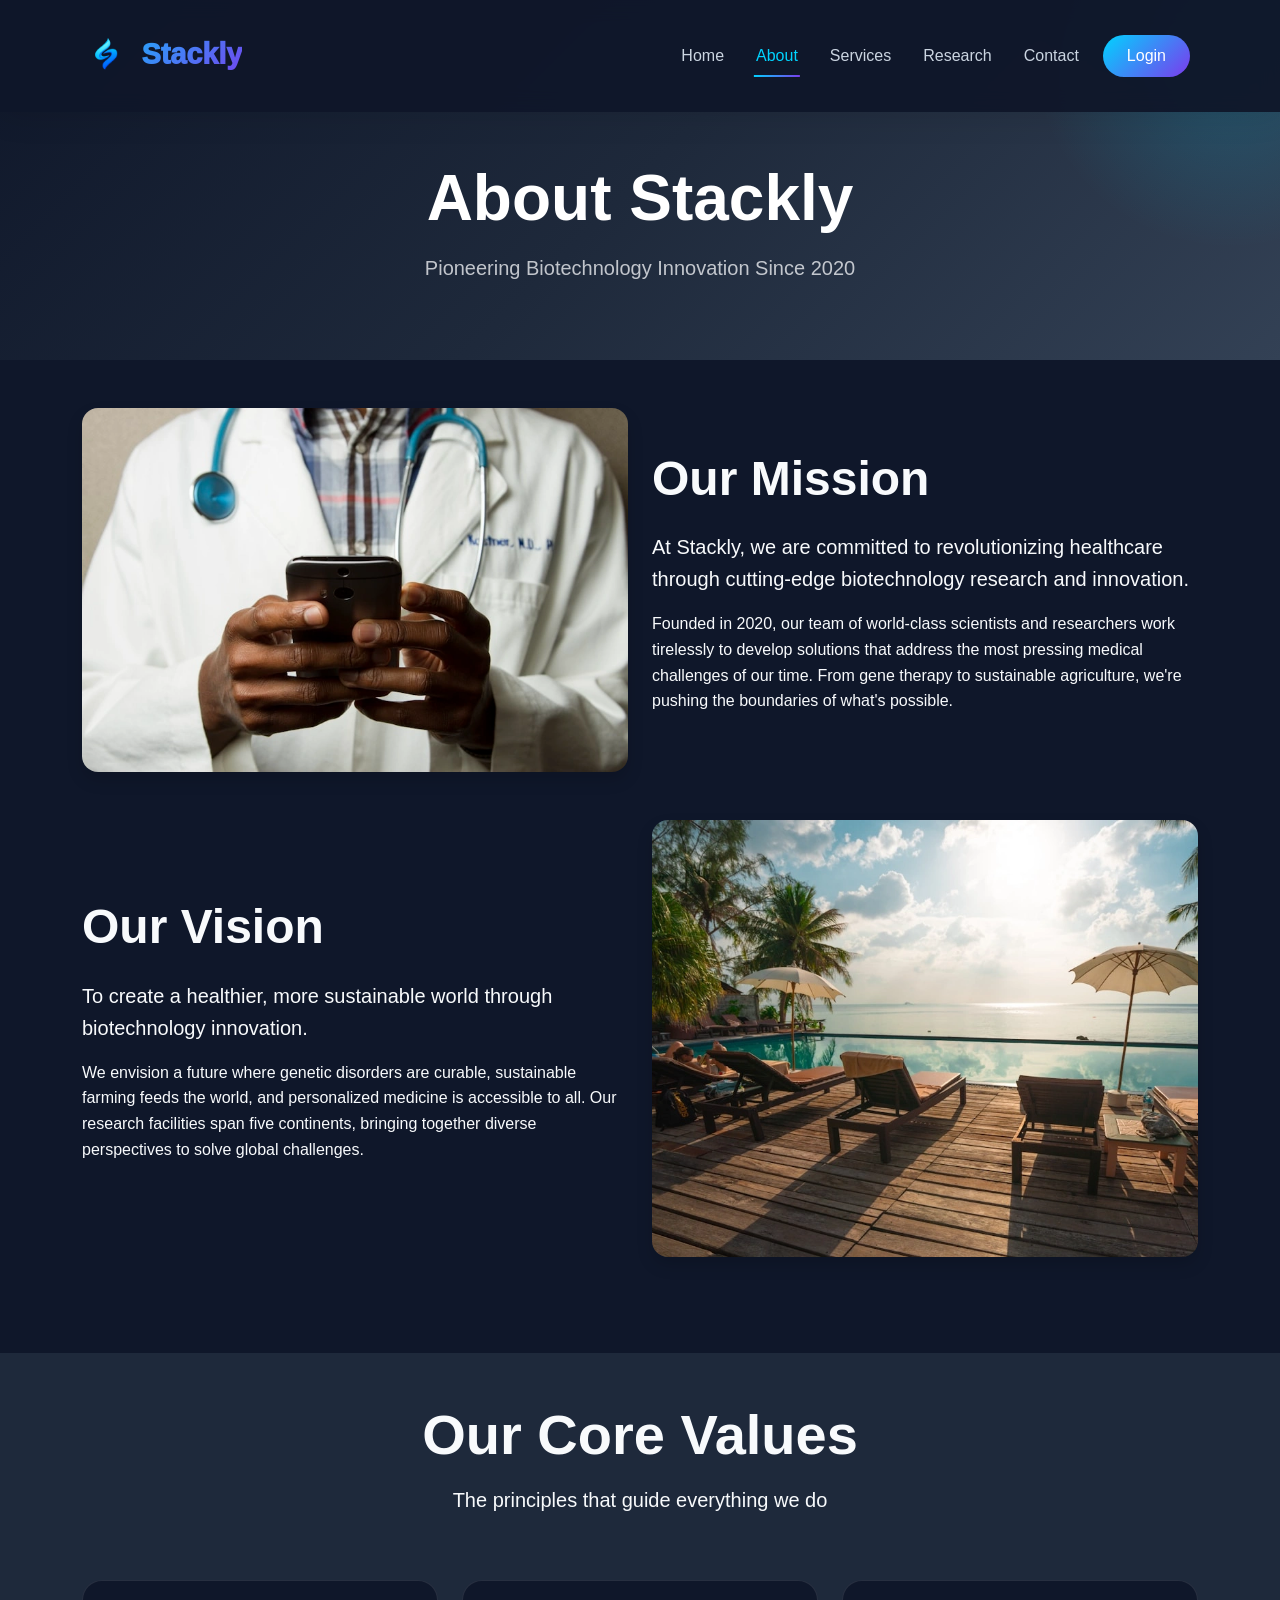
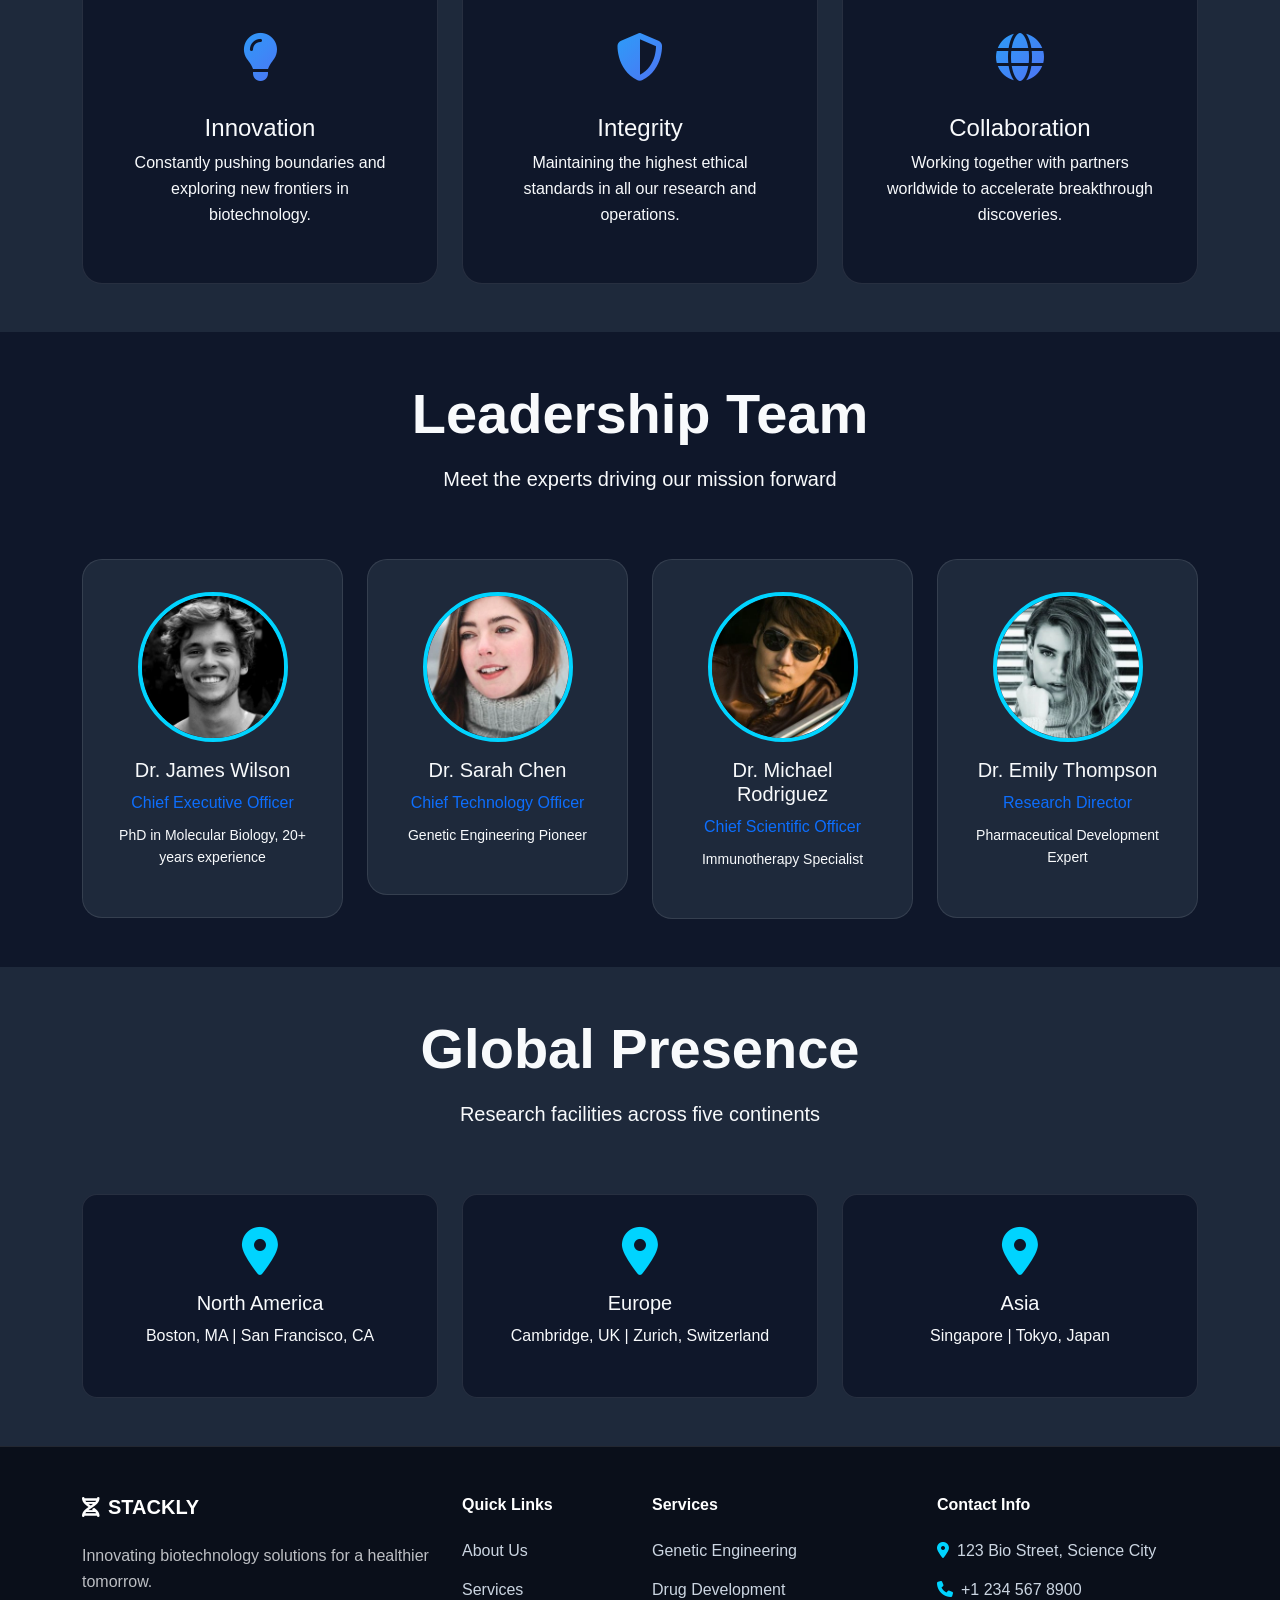
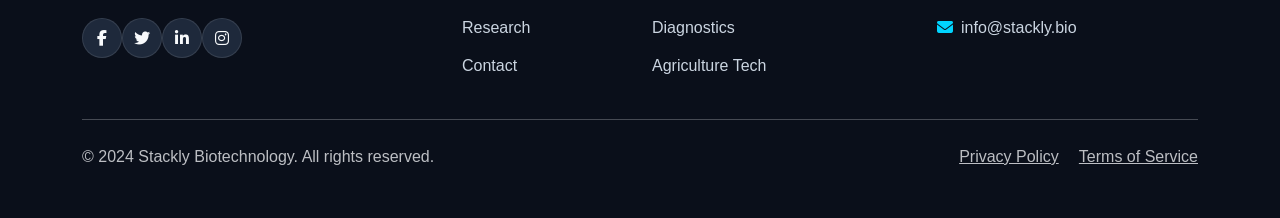
<file: pages/about.html>
<!DOCTYPE html>
<html lang="en">
<head>
    <meta charset="UTF-8">
    <meta name="viewport" content="width=device-width, initial-scale=1.0">
    <title>Stackly</title>
    <link href="https://cdn.jsdelivr.net/npm/bootstrap@5.3.0/dist/css/bootstrap.min.css" rel="stylesheet">
    <link rel="stylesheet" href="https://cdn.jsdelivr.net/npm/aos@2.3.4/dist/aos.css">
    <link rel="stylesheet" href="https://cdnjs.cloudflare.com/ajax/libs/animate.css/4.1.1/animate.min.css">
    <link rel="stylesheet" href="https://cdnjs.cloudflare.com/ajax/libs/font-awesome/6.4.0/css/all.min.css">
    <link rel="stylesheet" href="../css/style.css">
    <link rel="stylesheet" href="../css/pages.css">
</head>
<body>
    <nav class="navbar navbar-expand-lg navbar-dark fixed-top" data-aos="fade-down">
        <div class="container">
            <a class="navbar-brand" href="../index.html">
                <img src="../images/bio logo.png" alt="Stackly Logo" class="img-fluid">
                Stackly
            </a>
            <button class="navbar-toggler" type="button" data-bs-toggle="collapse" data-bs-target="#navbarNav">
                <span class="navbar-toggler-icon"></span>
            </button>
            <div class="collapse navbar-collapse" id="navbarNav">
                <ul class="navbar-nav ms-auto">
                    <li class="nav-item"><a class="nav-link" href="../index.html">Home</a></li>
                    <li class="nav-item"><a class="nav-link active" href="about.html">About</a></li>
                    <li class="nav-item"><a class="nav-link" href="services.html">Services</a></li>
                    <li class="nav-item"><a class="nav-link" href="research.html">Research</a></li>
                    <li class="nav-item"><a class="nav-link" href="contact.html">Contact</a></li>
                    <li class="nav-item"><a class="nav-link btn-login" href="login.html">Login</a></li>
                </ul>
            </div>
        </div>
    </nav>

    <section class="page-header">
        <div class="container">
            <div class="row">
                <div class="col-12 text-center" data-aos="fade-up">
                    <h1 class="display-3 fw-bold text-white mb-3">About Stackly</h1>
                    <p class="lead text-white-50">Pioneering Biotechnology Innovation Since 2020</p>
                </div>
            </div>
        </div>
    </section>

    <section class="py-5">
        <div class="container">
            <div class="row align-items-center mb-5">
                <div class="col-lg-6" data-aos="fade-right">
                    <img src="../images/a1.webp" alt="Laboratory" class="img-fluid rounded-4 shadow">
                </div>
                <div class="col-lg-6" data-aos="fade-left">
                    <h2 class="display-5 fw-bold mb-4">Our Mission</h2>
                    <p class="lead text-muted">At Stackly, we are committed to revolutionizing healthcare through cutting-edge biotechnology research and innovation.</p>
                    <p class="text-muted">Founded in 2020, our team of world-class scientists and researchers work tirelessly to develop solutions that address the most pressing medical challenges of our time. From gene therapy to sustainable agriculture, we're pushing the boundaries of what's possible.</p>
                </div>
            </div>

            <div class="row align-items-center mb-5">
                <div class="col-lg-6 order-lg-2" data-aos="fade-left">
                    <img src="../images/a2.webp" alt="Research" class="img-fluid rounded-4 shadow">
                </div>
                <div class="col-lg-6 order-lg-1" data-aos="fade-right">
                    <h2 class="display-5 fw-bold mb-4">Our Vision</h2>
                    <p class="lead text-muted">To create a healthier, more sustainable world through biotechnology innovation.</p>
                    <p class="text-muted">We envision a future where genetic disorders are curable, sustainable farming feeds the world, and personalized medicine is accessible to all. Our research facilities span five continents, bringing together diverse perspectives to solve global challenges.</p>
                </div>
            </div>
        </div>
    </section>

    <section class="py-5 bg-section">
        <div class="container">
            <div class="row mb-5">
                <div class="col-12 text-center" data-aos="fade-up">
                    <h2 class="display-4 fw-bold mb-3">Our Core Values</h2>
                    <p class="lead text-muted">The principles that guide everything we do</p>
                </div>
            </div>
            <div class="row g-4">
                <div class="col-md-4" data-aos="zoom-in" data-aos-delay="100">
                    <div class="value-card text-center h-100">
                        <div class="value-icon mb-3"><i class="fas fa-lightbulb"></i></div>
                        <h4>Innovation</h4>
                        <p class="text-muted">Constantly pushing boundaries and exploring new frontiers in biotechnology.</p>
                    </div>
                </div>
                <div class="col-md-4" data-aos="zoom-in" data-aos-delay="200">
                    <div class="value-card text-center h-100">
                        <div class="value-icon mb-3"><i class="fas fa-shield-alt"></i></div>
                        <h4>Integrity</h4>
                        <p class="text-muted">Maintaining the highest ethical standards in all our research and operations.</p>
                    </div>
                </div>
                <div class="col-md-4" data-aos="zoom-in" data-aos-delay="300">
                    <div class="value-card text-center h-100">
                        <div class="value-icon mb-3"><i class="fas fa-globe"></i></div>
                        <h4>Collaboration</h4>
                        <p class="text-muted">Working together with partners worldwide to accelerate breakthrough discoveries.</p>
                    </div>
                </div>
            </div>
        </div>
    </section>

    <section class="py-5">
        <div class="container">
            <div class="row mb-5">
                <div class="col-12 text-center" data-aos="fade-up">
                    <h2 class="display-4 fw-bold mb-3">Leadership Team</h2>
                    <p class="lead text-muted">Meet the experts driving our mission forward</p>
                </div>
            </div>
            <div class="row g-4">
                <div class="col-lg-3 col-md-6" data-aos="fade-up" data-aos-delay="100">
                    <div class="team-card text-center">
                        <img src="../images/men1.webp" alt="CEO" class="team-img mb-3">
                        <h5>Dr. James Wilson</h5>
                        <p class="text-primary mb-2">Chief Executive Officer</p>
                        <p class="small text-muted">PhD in Molecular Biology, 20+ years experience</p>
                    </div>
                </div>
                <div class="col-lg-3 col-md-6" data-aos="fade-up" data-aos-delay="200">
                    <div class="team-card text-center">
                        <img src="../images/women1.webp" alt="CTO" class="team-img mb-3">
                        <h5>Dr. Sarah Chen</h5>
                        <p class="text-primary mb-2">Chief Technology Officer</p>
                        <p class="small text-muted">Genetic Engineering Pioneer</p>
                    </div>
                </div>
                <div class="col-lg-3 col-md-6" data-aos="fade-up" data-aos-delay="300">
                    <div class="team-card text-center">
                        <img src="../images/men2.webp" alt="CSO" class="team-img mb-3">
                        <h5>Dr. Michael Rodriguez</h5>
                        <p class="text-primary mb-2">Chief Scientific Officer</p>
                        <p class="small text-muted">Immunotherapy Specialist</p>
                    </div>
                </div>
                <div class="col-lg-3 col-md-6" data-aos="fade-up" data-aos-delay="400">
                    <div class="team-card text-center">
                        <img src="../images/women2.webp" alt="Director" class="team-img mb-3">
                        <h5>Dr. Emily Thompson</h5>
                        <p class="text-primary mb-2">Research Director</p>
                        <p class="small text-muted">Pharmaceutical Development Expert</p>
                    </div>
                </div>
            </div>
        </div>
    </section>

    <section class="py-5 bg-section">
        <div class="container">
            <div class="row mb-5">
                <div class="col-12 text-center" data-aos="fade-up">
                    <h2 class="display-4 fw-bold mb-3">Global Presence</h2>
                    <p class="lead text-muted">Research facilities across five continents</p>
                </div>
            </div>
            <div class="row g-4">
                <div class="col-md-6 col-lg-4" data-aos="flip-left" data-aos-delay="100">
                    <div class="location-card">
                        <i class="fas fa-map-marker-alt location-icon"></i>
                        <h5>North America</h5>
                        <p class="text-muted">Boston, MA | San Francisco, CA</p>
                    </div>
                </div>
                <div class="col-md-6 col-lg-4" data-aos="flip-left" data-aos-delay="200">
                    <div class="location-card">
                        <i class="fas fa-map-marker-alt location-icon"></i>
                        <h5>Europe</h5>
                        <p class="text-muted">Cambridge, UK | Zurich, Switzerland</p>
                    </div>
                </div>
                <div class="col-md-6 col-lg-4" data-aos="flip-left" data-aos-delay="300">
                    <div class="location-card">
                        <i class="fas fa-map-marker-alt location-icon"></i>
                        <h5>Asia</h5>
                        <p class="text-muted">Singapore | Tokyo, Japan</p>
                    </div>
                </div>
            </div>
        </div>
    </section>

    <footer class="footer py-5">
        <div class="container">
            <div class="row g-4">
                <div class="col-lg-4 col-md-6">
                    <h5 class="text-white mb-4"><i class="fas fa-dna me-2"></i>STACKLY</h5>
                    <p class="text-white-50">Innovating biotechnology solutions for a healthier tomorrow.</p>
                    <div class="social-links mt-4">
                        <a href="404.html" class="social-icon"><i class="fab fa-facebook-f"></i></a>
                        <a href="404.html" class="social-icon"><i class="fab fa-twitter"></i></a>
                        <a href="404.html" class="social-icon"><i class="fab fa-linkedin-in"></i></a>
                        <a href="404.html" class="social-icon"><i class="fab fa-instagram"></i></a>
                    </div>
                </div>
                <div class="col-lg-2 col-md-6">
                    <h6 class="text-white mb-4">Quick Links</h6>
                    <ul class="footer-links">
                        <li><a href="about.html">About Us</a></li>
                        <li><a href="services.html">Services</a></li>
                        <li><a href="research.html">Research</a></li>
                        <li><a href="contact.html">Contact</a></li>
                    </ul>
                </div>
                <div class="col-lg-3 col-md-6">
                    <h6 class="text-white mb-4">Services</h6>
                    <ul class="footer-links">
                        <li><a href="services.html">Genetic Engineering</a></li>
                        <li><a href="services.html">Drug Development</a></li>
                        <li><a href="services.html">Diagnostics</a></li>
                        <li><a href="services.html">Agriculture Tech</a></li>
                    </ul>
                </div>
                <div class="col-lg-3 col-md-6">
                    <h6 class="text-white mb-4">Contact Info</h6>
                    <ul class="contact-info">
                        <li><i class="fas fa-map-marker-alt me-2"></i>123 Bio Street, Science City</li>
                        <li><i class="fas fa-phone me-2"></i>+1 234 567 8900</li>
                        <li><i class="fas fa-envelope me-2"></i>info@stackly.bio</li>
                    </ul>
                </div>
            </div>
            <hr class="my-4 bg-white opacity-25">
            <div class="row">
                <div class="col-md-6 text-center text-md-start">
                    <p class="text-white-50 mb-0">&copy; 2024 Stackly Biotechnology. All rights reserved.</p>
                </div>
                <div class="col-md-6 text-center text-md-end">
                    <a href="404.html" class="text-white-50 me-3">Privacy Policy</a>
                    <a href="404.html" class="text-white-50">Terms of Service</a>
                </div>
            </div>
        </div>
    </footer>

    <script src="https://code.jquery.com/jquery-3.7.0.min.js"></script>
    <script src="https://cdn.jsdelivr.net/npm/bootstrap@5.3.0/dist/js/bootstrap.bundle.min.js"></script>
    <script src="https://cdn.jsdelivr.net/npm/aos@2.3.4/dist/aos.js"></script>
    <script src="../js/main.js"></script>
</body>
</html>
</file>
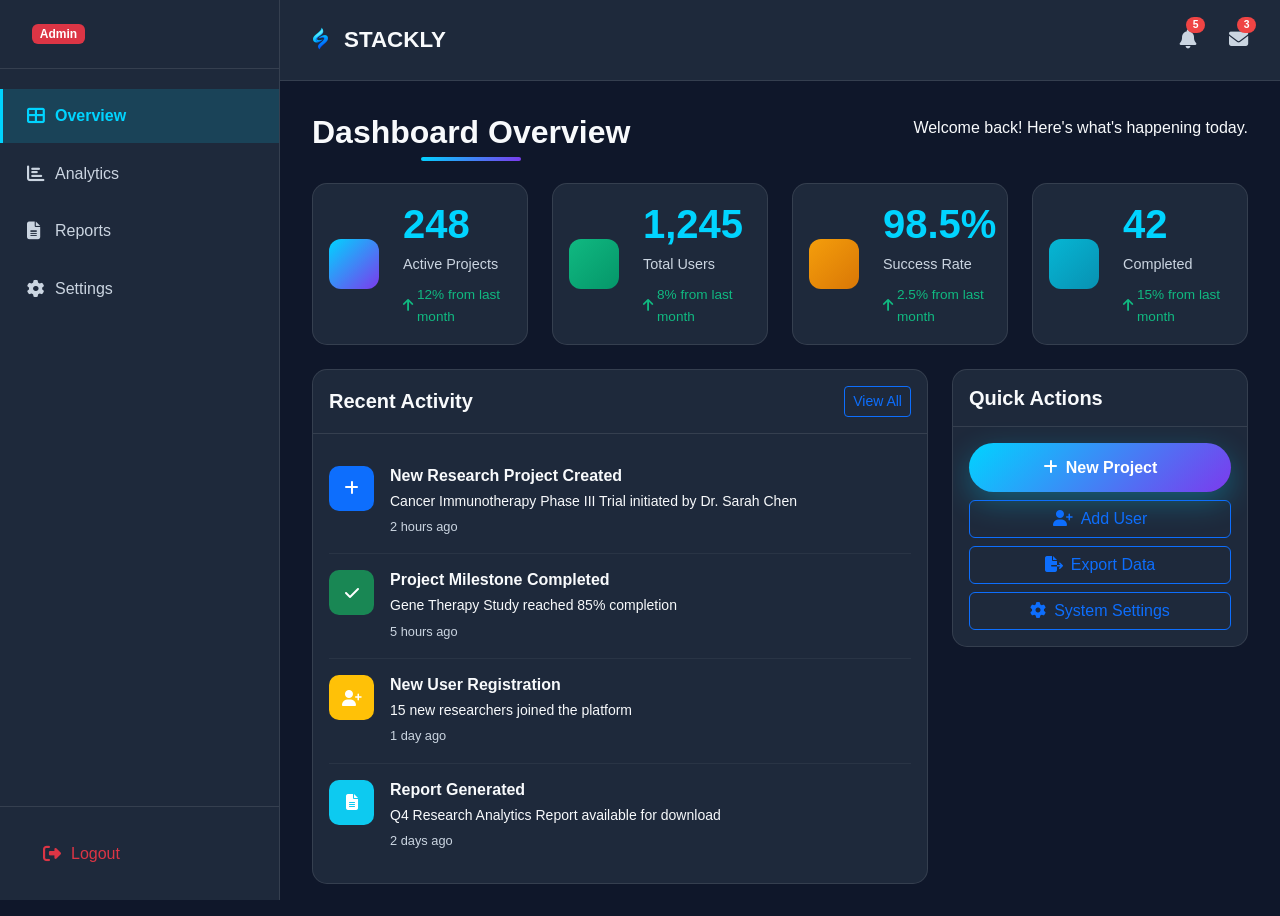
<file: pages/dashboard-admin.html>
<!DOCTYPE html>
<html lang="en">
<head>
    <meta charset="UTF-8">
    <meta name="viewport" content="width=device-width, initial-scale=1.0">
    <title>Stackly</title>
    <link href="https://cdn.jsdelivr.net/npm/bootstrap@5.3.0/dist/css/bootstrap.min.css" rel="stylesheet">
    <link rel="stylesheet" href="https://cdn.jsdelivr.net/npm/aos@2.3.4/dist/aos.css">
    <link rel="stylesheet" href="https://cdnjs.cloudflare.com/ajax/libs/font-awesome/6.4.0/css/all.min.css">
    <link rel="stylesheet" href="../css/style.css">
    <link rel="stylesheet" href="../css/dashboard.css">
</head>
<body class="dashboard-body">
    <div class="dashboard-wrapper">
        <!-- Sidebar -->
        <aside class="sidebar" id="sidebar">
            <div class="sidebar-header">
                <span class="badge bg-danger ms-2">Admin</span>
            </div>

            <nav class="sidebar-nav">
                <a href="#overview" class="nav-item active" data-section="overview">
                    <i class="fas fa-th-large me-2"></i>
                    <span>Overview</span>
                </a>
                
                <a href="#analytics" class="nav-item" data-section="analytics">
                    <i class="fas fa-chart-bar me-2"></i>
                    <span>Analytics</span>
                </a>
                <a href="#reports" class="nav-item" data-section="reports">
                    <i class="fas fa-file-alt me-2"></i>
                    <span>Reports</span>
                </a>
                <a href="#settings" class="nav-item" data-section="settings">
                    <i class="fas fa-cog me-2"></i>
                    <span>Settings</span>
                </a>
                
            </nav>

            <div class="sidebar-footer">
                <a href="../index.html" class="nav-item text-danger">
                    <i class="fas fa-sign-out-alt me-2"></i>
                    <span>Logout</span>
                </a>
            </div>
        </aside>

        <!-- Main Content -->
        <div class="main-content">
            <!-- Top Bar -->
            <header class="topbar">
                <a href="../index.html" class="brand-logo">
                    <img src="../images/bio logo.png" alt="Stackly Logo">
                    STACKLY
                </a>
                <div class="topbar-actions">
                    <button class="topbar-btn" onclick="window.location.href='404.html'">
                        <i class="fas fa-bell"></i>
                        <span class="badge">5</span>
                    </button>
                    <button class="topbar-btn" onclick="window.location.href='404.html'">
                        <i class="fas fa-envelope"></i>
                        <span class="badge">3</span>
                    </button>
                    <button class="sidebar-toggle" id="sidebarToggle">
                        <i class="fas fa-bars"></i>
                    </button>
                </div>
            </header>

            <!-- Dashboard Content -->
            <div class="content-area">
                <!-- Overview Section -->
                <section id="overview" class="content-section active">
                    <div class="section-header mb-4">
                        <h2 class="section-title">Dashboard Overview</h2>
                        <p class="">Welcome back! Here's what's happening today.</p>
                    </div>

                    <div class="row g-4 mb-4">
                        <div class="col-xl-3 col-md-6">
                            <div class="stat-card">
                                <div class="stat-icon bg-primary">
                                    <i class="fas fa-flask"></i>
                                </div>
                                <div class="stat-details">
                                    <h3 class="stat-value">248</h3>
                                    <p class="stat-label">Active Projects</p>
                                    <span class="stat-change positive"><i class="fas fa-arrow-up me-1"></i>12% from last month</span>
                                </div>
                            </div>
                        </div>
                        <div class="col-xl-3 col-md-6">
                            <div class="stat-card">
                                <div class="stat-icon bg-success">
                                    <i class="fas fa-users"></i>
                                </div>
                                <div class="stat-details">
                                    <h3 class="stat-value">1,245</h3>
                                    <p class="stat-label">Total Users</p>
                                    <span class="stat-change positive"><i class="fas fa-arrow-up me-1"></i>8% from last month</span>
                                </div>
                            </div>
                        </div>
                        <div class="col-xl-3 col-md-6">
                            <div class="stat-card">
                                <div class="stat-icon bg-warning">
                                    <i class="fas fa-chart-line"></i>
                                </div>
                                <div class="stat-details">
                                    <h3 class="stat-value">98.5%</h3>
                                    <p class="stat-label">Success Rate</p>
                                    <span class="stat-change positive"><i class="fas fa-arrow-up me-1"></i>2.5% from last month</span>
                                </div>
                            </div>
                        </div>
                        <div class="col-xl-3 col-md-6">
                            <div class="stat-card">
                                <div class="stat-icon bg-info">
                                    <i class="fas fa-award"></i>
                                </div>
                                <div class="stat-details">
                                    <h3 class="stat-value">42</h3>
                                    <p class="stat-label">Completed</p>
                                    <span class="stat-change positive"><i class="fas fa-arrow-up me-1"></i>15% from last month</span>
                                </div>
                            </div>
                        </div>
                    </div>

                    <div class="row g-4">
                        <div class="col-lg-8">
                            <div class="dashboard-card">
                                <div class="card-header">
                                    <h5 class="card-title">Recent Activity</h5>
                                    <button class="btn btn-sm btn-outline-primary" onclick="window.location.href='404.html'">View All</button>
                                </div>
                                <div class="card-body">
                                    <div class="activity-item">
                                        <div class="activity-icon bg-primary"><i class="fas fa-plus"></i></div>
                                        <div class="activity-content">
                                            <h6>New Research Project Created</h6>
                                            <p class=" small mb-0">Cancer Immunotherapy Phase III Trial initiated by Dr. Sarah Chen</p>
                                            <span class="activity-time">2 hours ago</span>
                                        </div>
                                    </div>
                                    <div class="activity-item">
                                        <div class="activity-icon bg-success"><i class="fas fa-check"></i></div>
                                        <div class="activity-content">
                                            <h6>Project Milestone Completed</h6>
                                            <p class=" small mb-0">Gene Therapy Study reached 85% completion</p>
                                            <span class="activity-time">5 hours ago</span>
                                        </div>
                                    </div>
                                    <div class="activity-item">
                                        <div class="activity-icon bg-warning"><i class="fas fa-user-plus"></i></div>
                                        <div class="activity-content">
                                            <h6>New User Registration</h6>
                                            <p class=" small mb-0">15 new researchers joined the platform</p>
                                            <span class="activity-time">1 day ago</span>
                                        </div>
                                    </div>
                                    <div class="activity-item">
                                        <div class="activity-icon bg-info"><i class="fas fa-file-alt"></i></div>
                                        <div class="activity-content">
                                            <h6>Report Generated</h6>
                                            <p class=" small mb-0">Q4 Research Analytics Report available for download</p>
                                            <span class="activity-time">2 days ago</span>
                                        </div>
                                    </div>
                                </div>
                            </div>
                        </div>

                        <div class="col-lg-4">
                            <div class="dashboard-card">
                                <div class="card-header">
                                    <h5 class="card-title">Quick Actions</h5>
                                </div>
                                <div class="card-body">
                                    <div class="d-grid gap-2">
                                        <button class="btn btn-primary" onclick="window.location.href='404.html'">
                                            <i class="fas fa-plus me-2"></i>New Project
                                        </button>
                                        <button class="btn btn-outline-primary" onclick="window.location.href='404.html'">
                                            <i class="fas fa-user-plus me-2"></i>Add User
                                        </button>
                                        <button class="btn btn-outline-primary" onclick="window.location.href='404.html'">
                                            <i class="fas fa-file-export me-2"></i>Export Data
                                        </button>
                                        <button class="btn btn-outline-primary" onclick="window.location.href='404.html'">
                                            <i class="fas fa-cog me-2"></i>System Settings
                                        </button>
                                    </div>
                                </div>
                            </div>
                        </div>
                    </div>
                </section>

                <!-- Projects Section -->
                <section id="projects" class="content-section">
                    <div class="section-header mb-4">
                        <h2 class="section-title">Research Projects</h2>
                        <button class="btn btn-primary" onclick="window.location.href='404.html'">
                            <i class="fas fa-plus me-2"></i>New Project
                        </button>
                    </div>
                    <div class="dashboard-card">
                        <div class="card-body">
                            <div class="table-responsive">
                                <table class="table table-hover">
                                    <thead>
                                        <tr>
                                            <th>Project Name</th>
                                            <th>Lead Researcher</th>
                                            <th>Status</th>
                                            <th>Progress</th>
                                            <th>Actions</th>
                                        </tr>
                                    </thead>
                                    <tbody>
                                        <tr>
                                            <td><strong>Cancer Immunotherapy Trial</strong></td>
                                            <td>Dr. Sarah Chen</td>
                                            <td><span class="badge bg-success">Active</span></td>
                                            <td><div class="progress"><div class="progress-bar bg-success" style="width: 75%">75%</div></div></td>
                                            <td>
                                                <button class="btn btn-sm btn-outline-primary" onclick="window.location.href='404.html'">View</button>
                                                <button class="btn btn-sm btn-outline-secondary" onclick="window.location.href='404.html'">Edit</button>
                                            </td>
                                        </tr>
                                        <tr>
                                            <td><strong>Gene Therapy Development</strong></td>
                                            <td>Dr. Michael Rodriguez</td>
                                            <td><span class="badge bg-warning">In Progress</span></td>
                                            <td><div class="progress"><div class="progress-bar bg-warning" style="width: 45%">45%</div></div></td>
                                            <td>
                                                <button class="btn btn-sm btn-outline-primary" onclick="window.location.href='404.html'">View</button>
                                                <button class="btn btn-sm btn-outline-secondary" onclick="window.location.href='404.html'">Edit</button>
                                            </td>
                                        </tr>
                                        <tr>
                                            <td><strong>Stem Cell Research</strong></td>
                                            <td>Dr. Emily Thompson</td>
                                            <td><span class="badge bg-primary">Planning</span></td>
                                            <td><div class="progress"><div class="progress-bar bg-primary" style="width: 20%">20%</div></div></td>
                                            <td>
                                                <button class="btn btn-sm btn-outline-primary" onclick="window.location.href='404.html'">View</button>
                                                <button class="btn btn-sm btn-outline-secondary" onclick="window.location.href='404.html'">Edit</button>
                                            </td>
                                        </tr>
                                    </tbody>
                                </table>
                            </div>
                        </div>
                    </div>
                </section>

                <!-- Users Section -->
                <section id="users" class="content-section">
                    <div class="section-header mb-4">
                        <h2 class="section-title">User Management</h2>
                        <button class="btn btn-primary" onclick="window.location.href='404.html'">
                            <i class="fas fa-user-plus me-2"></i>Add User
                        </button>
                    </div>
                    <div class="dashboard-card">
                        <div class="card-body">
                            <div class="table-responsive">
                                <table class="table table-hover">
                                    <thead>
                                        <tr>
                                            <th>Name</th>
                                            <th>Email</th>
                                            <th>Role</th>
                                            <th>Status</th>
                                            <th>Actions</th>
                                        </tr>
                                    </thead>
                                    <tbody>
                                        <tr>
                                            <td><strong>Dr. Sarah Chen</strong></td>
                                            <td>sarah.chen@stackly.bio</td>
                                            <td><span class="badge bg-primary">Researcher</span></td>
                                            <td><span class="badge bg-success">Active</span></td>
                                            <td>
                                                <button class="btn btn-sm btn-outline-primary" onclick="window.location.href='404.html'">Edit</button>
                                                <button class="btn btn-sm btn-outline-danger" onclick="window.location.href='404.html'">Delete</button>
                                            </td>
                                        </tr>
                                        <tr>
                                            <td><strong>Dr. Michael Rodriguez</strong></td>
                                            <td>michael.r@stackly.bio</td>
                                            <td><span class="badge bg-primary">Researcher</span></td>
                                            <td><span class="badge bg-success">Active</span></td>
                                            <td>
                                                <button class="btn btn-sm btn-outline-primary" onclick="window.location.href='404.html'">Edit</button>
                                                <button class="btn btn-sm btn-outline-danger" onclick="window.location.href='404.html'">Delete</button>
                                            </td>
                                        </tr>
                                        <tr>
                                            <td><strong>Dr. Emily Thompson</strong></td>
                                            <td>emily.t@stackly.bio</td>
                                            <td><span class="badge bg-primary">Researcher</span></td>
                                            <td><span class="badge bg-warning">Pending</span></td>
                                            <td>
                                                <button class="btn btn-sm btn-outline-primary" onclick="window.location.href='404.html'">Edit</button>
                                                <button class="btn btn-sm btn-outline-danger" onclick="window.location.href='404.html'">Delete</button>
                                            </td>
                                        </tr>
                                    </tbody>
                                </table>
                            </div>
                        </div>
                    </div>
                </section>

                <!-- Analytics Section -->
                <section id="analytics" class="content-section">
                    <div class="section-header mb-4">
                        <h2 class="section-title">Analytics & Insights</h2>
                    </div>
                    <div class="row g-4">
                        <div class="col-md-6">
                            <div class="dashboard-card">
                                <div class="card-header">
                                    <h5 class="card-title">Project Distribution</h5>
                                </div>
                                <div class="card-body">
                                    <div class="chart-container">
                                        <div class="pie-chart"></div>
                                        <div class="chart-legend mt-4">
                                            <div class="legend-item"><span class="legend-dot bg-primary"></span>Active 40%</div>
                                            <div class="legend-item"><span class="legend-dot bg-success"></span>In Review 25%</div>
                                            <div class="legend-item"><span class="legend-dot bg-warning"></span>Planned 20%</div>
                                            <div class="legend-item"><span class="legend-dot bg-secondary"></span>Completed 15%</div>
                                        </div>
                                    </div>
                                </div>
                            </div>
                        </div>
                        <div class="col-md-6">
                            <div class="dashboard-card">
                                <div class="card-header">
                                    <h5 class="card-title">Monthly Progress</h5>
                                </div>
                                <div class="card-body">
                                    <div class="chart-container">
                                        <div class="bar-chart">
                                            <div class="bar">
                                                <div class="bar-inner"><div class="bar-fill bg-primary" style="height: 82%;"></div></div>
                                                <span class="bar-label">Jan</span>
                                            </div>
                                            <div class="bar">
                                                <div class="bar-inner"><div class="bar-fill bg-success" style="height: 70%;"></div></div>
                                                <span class="bar-label">Feb</span>
                                            </div>
                                            <div class="bar">
                                                <div class="bar-inner"><div class="bar-fill bg-warning" style="height: 55%;"></div></div>
                                                <span class="bar-label">Mar</span>
                                            </div>
                                            <div class="bar">
                                                <div class="bar-inner"><div class="bar-fill bg-info" style="height: 90%;"></div></div>
                                                <span class="bar-label">Apr</span>
                                            </div>
                                        </div>
                                        <div class="chart-legend mt-4 justify-content-center">
                                            <div class="legend-item"><span class="legend-dot bg-primary"></span>Lab Results</div>
                                            <div class="legend-item"><span class="legend-dot bg-success"></span>Completed Experiments</div>
                                            <div class="legend-item"><span class="legend-dot bg-warning"></span>Ongoing Trials</div>
                                            <div class="legend-item"><span class="legend-dot bg-info"></span>Published Reports</div>
                                        </div>
                                    </div>
                                </div>
                            </div>
                        </div>
                    </div>
                </section>

                <!-- Reports Section -->
                <section id="reports" class="content-section">
                    <div class="section-header mb-4">
                        <h2 class="section-title">Reports</h2>
                        <button class="btn btn-primary" onclick="window.location.href='404.html'">
                            <i class="fas fa-plus me-2"></i>Generate Report
                        </button>
                    </div>
                    <div class="dashboard-card">
                        <div class="card-body">
                            <div class="report-item mb-3">
                                <div class="d-flex align-items-center justify-content-between">
                                    <div>
                                        <h6>Q4 2024 Research Analytics</h6>
                                        <p class=" small mb-0">Generated on Dec 31, 2024</p>
                                    </div>
                                    <button class="btn btn-sm btn-primary" onclick="window.location.href='404.html'">
                                        <i class="fas fa-download me-2"></i>Download
                                    </button>
                                </div>
                            </div>
                            <div class="report-item mb-3">
                                <div class="d-flex align-items-center justify-content-between">
                                    <div>
                                        <h6>Annual User Activity Report</h6>
                                        <p class=" small mb-0">Generated on Dec 15, 2024</p>
                                    </div>
                                    <button class="btn btn-sm btn-primary" onclick="window.location.href='404.html'">
                                        <i class="fas fa-download me-2"></i>Download
                                    </button>
                                </div>
                            </div>
                        </div>
                    </div>
                </section>

                <!-- Settings Section -->
                <section id="settings" class="content-section">
                    <div class="section-header mb-4">
                        <h2 class="section-title">Settings</h2>
                    </div>
                    <div class="dashboard-card">
                        <div class="card-body">
                            <h6 class="mb-3">System Preferences</h6>
                            <div class="mb-3">
                                <label class="form-label">Site Name</label>
                                <input type="text" class="form-control" value="Stackly Biotechnology">
                            </div>
                            <div class="mb-3">
                                <label class="form-label">Email Notifications</label>
                                <div class="form-check form-switch">
                                    <input class="form-check-input" type="checkbox" id="emailNotif" checked>
                                    <label class="form-check-label" for="emailNotif">Enable email notifications</label>
                                </div>
                            </div>
                            <button class="btn btn-primary" onclick="window.location.href='404.html'">Save Changes</button>
                        </div>
                    </div>
                </section>
            </div>
        </div>
    </div>

    <script src="https://code.jquery.com/jquery-3.7.0.min.js"></script>
    <script src="https://cdn.jsdelivr.net/npm/bootstrap@5.3.0/dist/js/bootstrap.bundle.min.js"></script>
    <script src="https://cdn.jsdelivr.net/npm/aos@2.3.4/dist/aos.js"></script>
    <script src="../js/dashboard.js"></script>
</body>
</html>
</file>
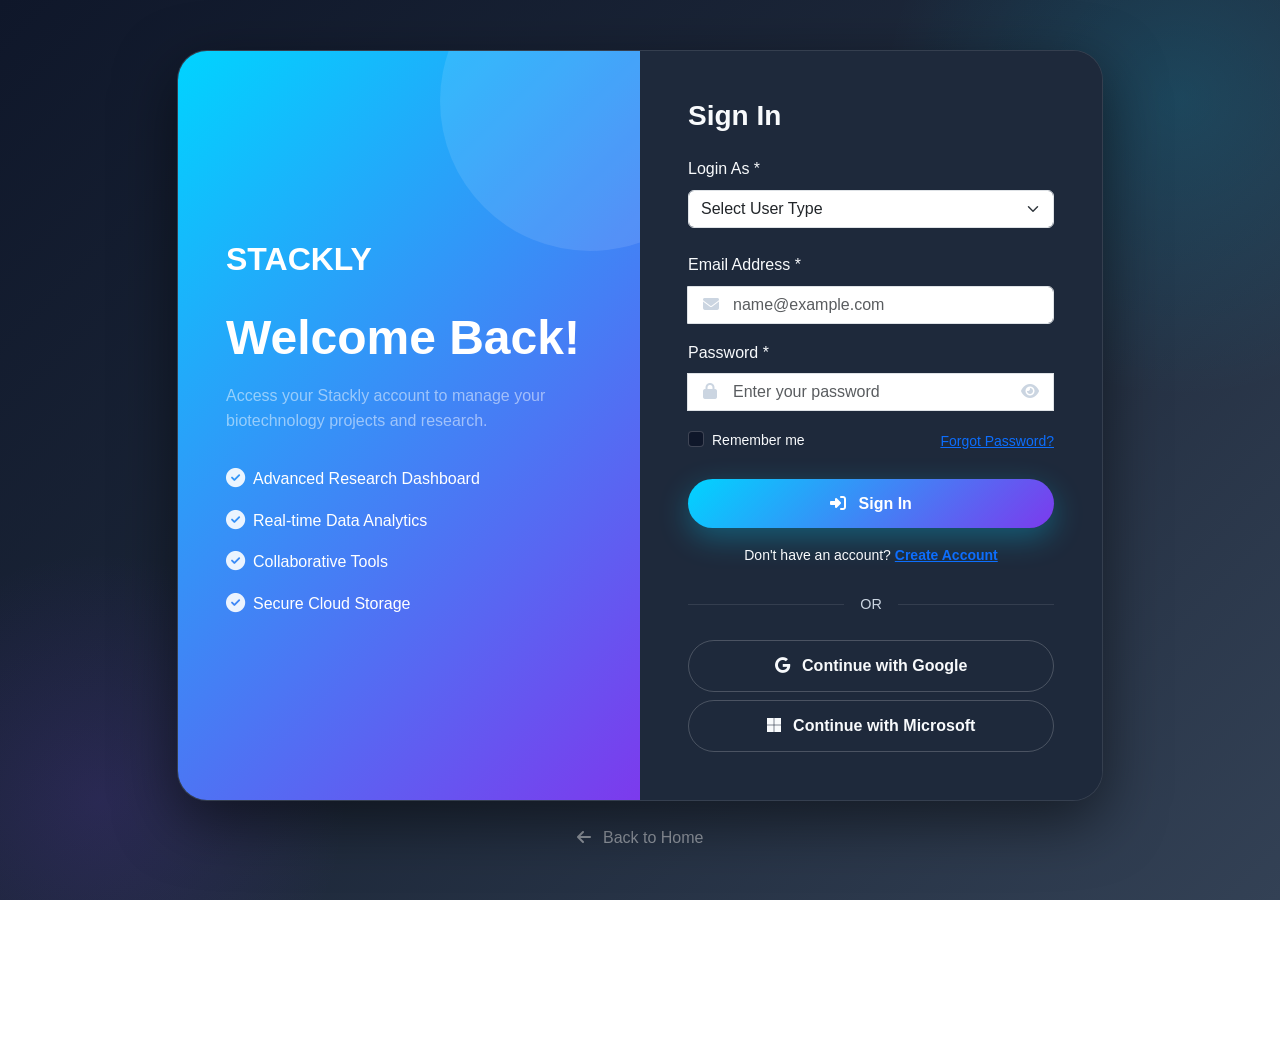
<file: pages/login.html>
<!DOCTYPE html>
<html lang="en">
<head>
    <meta charset="UTF-8">
    <meta name="viewport" content="width=device-width, initial-scale=1.0">
    <title>Stackly</title>
    <link href="https://cdn.jsdelivr.net/npm/bootstrap@5.3.0/dist/css/bootstrap.min.css" rel="stylesheet">
    <link rel="stylesheet" href="https://cdn.jsdelivr.net/npm/aos@2.3.4/dist/aos.css">
    <link rel="stylesheet" href="https://cdnjs.cloudflare.com/ajax/libs/animate.css/4.1.1/animate.min.css">
    <link rel="stylesheet" href="https://cdnjs.cloudflare.com/ajax/libs/font-awesome/6.4.0/css/all.min.css">
    <link rel="stylesheet" href="../css/style.css">
    <link rel="stylesheet" href="../css/auth.css">
</head>
<body class="auth-body">
    <div class="auth-container">
        <div class="container">
            <div class="row justify-content-center align-items-center min-vh-100">
                <div class="col-lg-10">
                    <div class="auth-card" data-aos="zoom-in">
                        <div class="row g-0">
                            <div class="col-lg-6 auth-left">
                                <div class="auth-left-content">
                                    <a href="../index.html" class="brand-logo mb-4 d-inline-block">
                                        
                                        STACKLY
                                    </a>
                                    <h2 class="display-5 fw-bold mb-3 text-white">Welcome Back!</h2>
                                    <p class="text-white-50 mb-4">Access your Stackly account to manage your biotechnology projects and research.</p>
                                    <div class="feature-list">
                                        <div class="feature-item mb-3">
                                            <i class="fas fa-check-circle me-2"></i>
                                            <span>Advanced Research Dashboard</span>
                                        </div>
                                        <div class="feature-item mb-3">
                                            <i class="fas fa-check-circle me-2"></i>
                                            <span>Real-time Data Analytics</span>
                                        </div>
                                        <div class="feature-item mb-3">
                                            <i class="fas fa-check-circle me-2"></i>
                                            <span>Collaborative Tools</span>
                                        </div>
                                        <div class="feature-item">
                                            <i class="fas fa-check-circle me-2"></i>
                                            <span>Secure Cloud Storage</span>
                                        </div>
                                    </div>
                                </div>
                            </div>
                            <div class="col-lg-6 auth-right">
                                <div class="auth-form-container">
                                    <h3 class="mb-4">Sign In</h3>
                                    <form id="loginForm">
                                        <div class="mb-4">
                                            <label for="userType" class="form-label">Login As *</label>
                                            <select class="form-select form-control" id="userType" required>
                                                <option value="">Select User Type</option>
                                                <option value="admin">Administrator</option>
                                                <option value="researcher">Researcher</option>
                                            </select>
                                        </div>

                                        <div class="mb-3">
                                            <label for="email" class="form-label">Email Address *</label>
                                            <div class="input-group">
                                                <span class="input-icon"><i class="fas fa-envelope"></i></span>
                                                <input type="email" class="form-control" id="email" placeholder="name@example.com" required>
                                            </div>
                                        </div>

                                        <div class="mb-3">
                                            <label for="password" class="form-label">Password *</label>
                                            <div class="input-group">
                                                <span class="input-icon"><i class="fas fa-lock"></i></span>
                                                <input type="password" class="form-control" id="password" placeholder="Enter your password" required>
                                                <span class="password-toggle" onclick="togglePassword()">
                                                    <i class="fas fa-eye" id="toggleIcon"></i>
                                                </span>
                                            </div>
                                        </div>

                                        <div class="d-flex justify-content-between align-items-center mb-4">
                                            <div class="form-check">
                                                <input class="form-check-input" type="checkbox" id="rememberMe">
                                                <label class="form-check-label small" for="rememberMe">
                                                    Remember me
                                                </label>
                                            </div>
                                            <a href="404.html" class="small text-primary">Forgot Password?</a>
                                        </div>

                                        <button type="submit" class="btn btn-primary w-100 mb-3">
                                            <i class="fas fa-sign-in-alt me-2"></i> Sign In
                                        </button>

                                        <div class="text-center">
                                            <p class="mb-0 small ">
                                                Don't have an account? 
                                                <a href="register.html" class="text-primary fw-bold">Create Account</a>
                                            </p>
                                        </div>

                                        <div class="divider my-4">
                                            <span>OR</span>
                                        </div>

                                        <div class="social-login">
                                            <button type="button" class="btn btn-outline-light w-100 mb-2" onclick="window.location.href='404.html'">
                                                <i class="fab fa-google me-2"></i> Continue with Google
                                            </button>
                                            <button type="button" class="btn btn-outline-light w-100" onclick="window.location.href='404.html'">
                                                <i class="fab fa-microsoft me-2"></i> Continue with Microsoft
                                            </button>
                                        </div>
                                    </form>
                                </div>
                            </div>
                        </div>
                    </div>
                    <div class="text-center mt-4">
                        <a href="../index.html" class="text-white-50 text-decoration-none">
                            <i class="fas fa-arrow-left me-2"></i> Back to Home
                        </a>
                    </div>
                </div>
            </div>
        </div>
    </div>

    <script src="https://code.jquery.com/jquery-3.7.0.min.js"></script>
    <script src="https://cdn.jsdelivr.net/npm/bootstrap@5.3.0/dist/js/bootstrap.bundle.min.js"></script>
    <script src="https://cdn.jsdelivr.net/npm/aos@2.3.4/dist/aos.js"></script>
    <script src="../js/main.js"></script>
    <script>
        function togglePassword() {
            const passwordField = document.getElementById('password');
            const toggleIcon = document.getElementById('toggleIcon');
            if (passwordField.type === 'password') {
                passwordField.type = 'text';
                toggleIcon.classList.remove('fa-eye');
                toggleIcon.classList.add('fa-eye-slash');
            } else {
                passwordField.type = 'password';
                toggleIcon.classList.remove('fa-eye-slash');
                toggleIcon.classList.add('fa-eye');
            }
        }

        document.getElementById('loginForm').addEventListener('submit', function(e) {
            e.preventDefault();
            const userType = document.getElementById('userType').value;
            const email = document.getElementById('email').value;
            const password = document.getElementById('password').value;

            if (!userType || !email || !password) {
                alert('Please fill in all required fields');
                return;
            }

            if (userType === 'admin') {
                window.location.href = 'dashboard-admin.html';
            } else if (userType === 'researcher') {
                window.location.href = 'dashboard-user.html';
            }
        });
    </script>
</body>
</html>
</file>
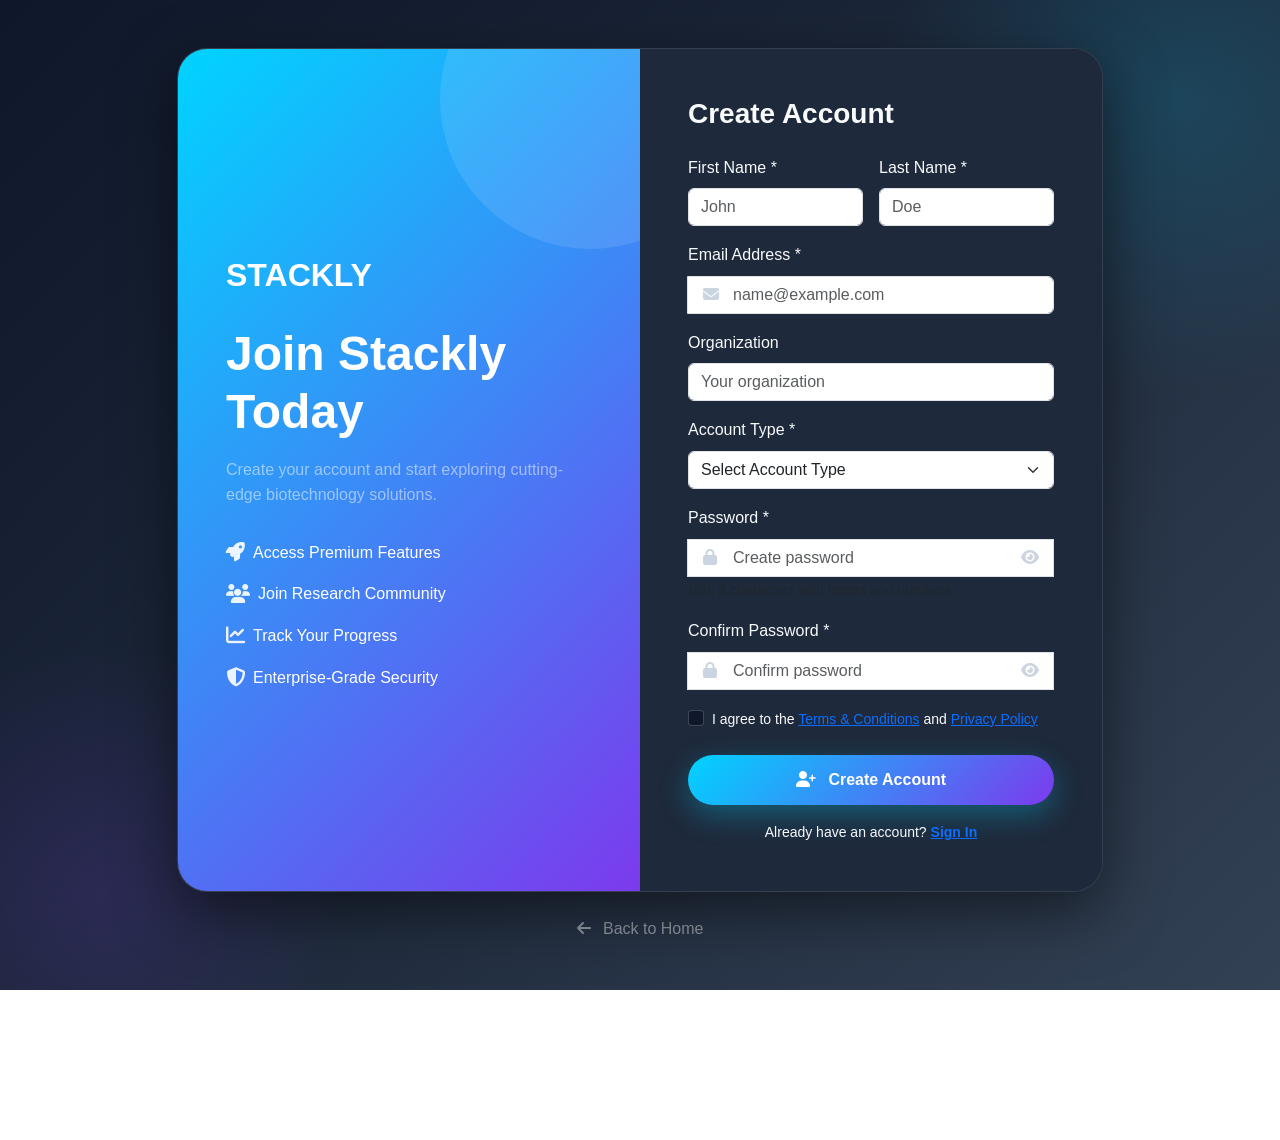
<file: pages/register.html>
<!DOCTYPE html>
<html lang="en">
<head>
    <meta charset="UTF-8">
    <meta name="viewport" content="width=device-width, initial-scale=1.0">
    <title>Stackly</title>
    <link href="https://cdn.jsdelivr.net/npm/bootstrap@5.3.0/dist/css/bootstrap.min.css" rel="stylesheet">
    <link rel="stylesheet" href="https://cdn.jsdelivr.net/npm/aos@2.3.4/dist/aos.css">
    <link rel="stylesheet" href="https://cdnjs.cloudflare.com/ajax/libs/animate.css/4.1.1/animate.min.css">
    <link rel="stylesheet" href="https://cdnjs.cloudflare.com/ajax/libs/font-awesome/6.4.0/css/all.min.css">
    <link rel="stylesheet" href="../css/style.css">
    <link rel="stylesheet" href="../css/auth.css">
</head>
<body class="auth-body">
    <div class="auth-container">
        <div class="container">
            <div class="row justify-content-center align-items-center min-vh-100 py-5">
                <div class="col-lg-10">
                    <div class="auth-card" data-aos="zoom-in">
                        <div class="row g-0">
                            <div class="col-lg-6 auth-left">
                                <div class="auth-left-content">
                                    <a href="../index.html" class="brand-logo mb-4 d-inline-block">
                                       
                                        STACKLY
                                    </a>
                                    <h2 class="display-5 fw-bold mb-3 text-white">Join Stackly Today</h2>
                                    <p class="text-white-50 mb-4">Create your account and start exploring cutting-edge biotechnology solutions.</p>
                                    <div class="feature-list">
                                        <div class="feature-item mb-3">
                                            <i class="fas fa-rocket me-2"></i>
                                            <span>Access Premium Features</span>
                                        </div>
                                        <div class="feature-item mb-3">
                                            <i class="fas fa-users me-2"></i>
                                            <span>Join Research Community</span>
                                        </div>
                                        <div class="feature-item mb-3">
                                            <i class="fas fa-chart-line me-2"></i>
                                            <span>Track Your Progress</span>
                                        </div>
                                        <div class="feature-item">
                                            <i class="fas fa-shield-alt me-2"></i>
                                            <span>Enterprise-Grade Security</span>
                                        </div>
                                    </div>
                                </div>
                            </div>
                            <div class="col-lg-6 auth-right">
                                <div class="auth-form-container">
                                    <h3 class="mb-4">Create Account</h3>
                                    <form id="registerForm">
                                        <div class="row g-3">
                                            <div class="col-md-6">
                                                <label for="firstName" class="form-label">First Name *</label>
                                                <input type="text" class="form-control" id="firstName" placeholder="John" required>
                                            </div>
                                            <div class="col-md-6">
                                                <label for="lastName" class="form-label">Last Name *</label>
                                                <input type="text" class="form-control" id="lastName" placeholder="Doe" required>
                                            </div>
                                        </div>

                                        <div class="mb-3 mt-3">
                                            <label for="email" class="form-label">Email Address *</label>
                                            <div class="input-group">
                                                <span class="input-icon"><i class="fas fa-envelope"></i></span>
                                                <input type="email" class="form-control" id="email" placeholder="name@example.com" required>
                                            </div>
                                        </div>

                                        <div class="mb-3">
                                            <label for="organization" class="form-label">Organization</label>
                                            <input type="text" class="form-control" id="organization" placeholder="Your organization">
                                        </div>

                                        <div class="mb-3">
                                            <label for="accountType" class="form-label">Account Type *</label>
                                            <select class="form-select form-control" id="accountType" required>
                                                <option value="">Select Account Type</option>
                                                <option value="researcher">Researcher</option>
                                                <option value="student">Student</option>
                                                <option value="professional">Professional</option>
                                                <option value="enterprise">Enterprise</option>
                                            </select>
                                        </div>

                                        <div class="mb-3">
                                            <label for="password" class="form-label">Password *</label>
                                            <div class="input-group">
                                                <span class="input-icon"><i class="fas fa-lock"></i></span>
                                                <input type="password" class="form-control" id="password" placeholder="Create password" required>
                                                <span class="password-toggle" onclick="togglePassword('password', 'toggleIcon1')">
                                                    <i class="fas fa-eye" id="toggleIcon1"></i>
                                                </span>
                                            </div>
                                            <small class="text-muted">Min. 8 characters with letters and numbers</small>
                                        </div>

                                        <div class="mb-3">
                                            <label for="confirmPassword" class="form-label">Confirm Password *</label>
                                            <div class="input-group">
                                                <span class="input-icon"><i class="fas fa-lock"></i></span>
                                                <input type="password" class="form-control" id="confirmPassword" placeholder="Confirm password" required>
                                                <span class="password-toggle" onclick="togglePassword('confirmPassword', 'toggleIcon2')">
                                                    <i class="fas fa-eye" id="toggleIcon2"></i>
                                                </span>
                                            </div>
                                        </div>

                                        <div class="mb-4">
                                            <div class="form-check">
                                                <input class="form-check-input" type="checkbox" id="terms" required>
                                                <label class="form-check-label small" for="terms">
                                                    I agree to the <a href="404.html" class="text-primary">Terms & Conditions</a> and <a href="404.html" class="text-primary">Privacy Policy</a>
                                                </label>
                                            </div>
                                        </div>

                                        <button type="submit" class="btn btn-primary w-100 mb-3">
                                            <i class="fas fa-user-plus me-2"></i> Create Account
                                        </button>

                                        <div class="text-center">
                                            <p class="mb-0 small ">
                                                Already have an account? 
                                                <a href="login.html" class="text-primary fw-bold">Sign In</a>
                                            </p>
                                        </div>
                                    </form>
                                </div>
                            </div>
                        </div>
                    </div>
                    <div class="text-center mt-4">
                        <a href="../index.html" class="text-white-50 text-decoration-none">
                            <i class="fas fa-arrow-left me-2"></i> Back to Home
                        </a>
                    </div>
                </div>
            </div>
        </div>
    </div>

    <script src="https://code.jquery.com/jquery-3.7.0.min.js"></script>
    <script src="https://cdn.jsdelivr.net/npm/bootstrap@5.3.0/dist/js/bootstrap.bundle.min.js"></script>
    <script src="https://cdn.jsdelivr.net/npm/aos@2.3.4/dist/aos.js"></script>
    <script src="../js/main.js"></script>
    <script>
        function togglePassword(fieldId, iconId) {
            const passwordField = document.getElementById(fieldId);
            const toggleIcon = document.getElementById(iconId);
            if (passwordField.type === 'password') {
                passwordField.type = 'text';
                toggleIcon.classList.remove('fa-eye');
                toggleIcon.classList.add('fa-eye-slash');
            } else {
                passwordField.type = 'password';
                toggleIcon.classList.remove('fa-eye-slash');
                toggleIcon.classList.add('fa-eye');
            }
        }

        document.getElementById('registerForm').addEventListener('submit', function(e) {
            e.preventDefault();
            
            const firstName = document.getElementById('firstName').value;
            const lastName = document.getElementById('lastName').value;
            const email = document.getElementById('email').value;
            const accountType = document.getElementById('accountType').value;
            const password = document.getElementById('password').value;
            const confirmPassword = document.getElementById('confirmPassword').value;
            const terms = document.getElementById('terms').checked;

            if (!firstName || !lastName || !email || !accountType || !password || !confirmPassword) {
                alert('Please fill in all required fields');
                return;
            }

            if (password !== confirmPassword) {
                alert('Passwords do not match');
                return;
            }

            if (password.length < 8) {
                alert('Password must be at least 8 characters long');
                return;
            }

            if (!terms) {
                alert('Please accept the Terms & Conditions');
                return;
            }

            alert('Account created successfully!');
            window.location.href = 'login.html';
        });
    </script>
</body>
</html>
</file>
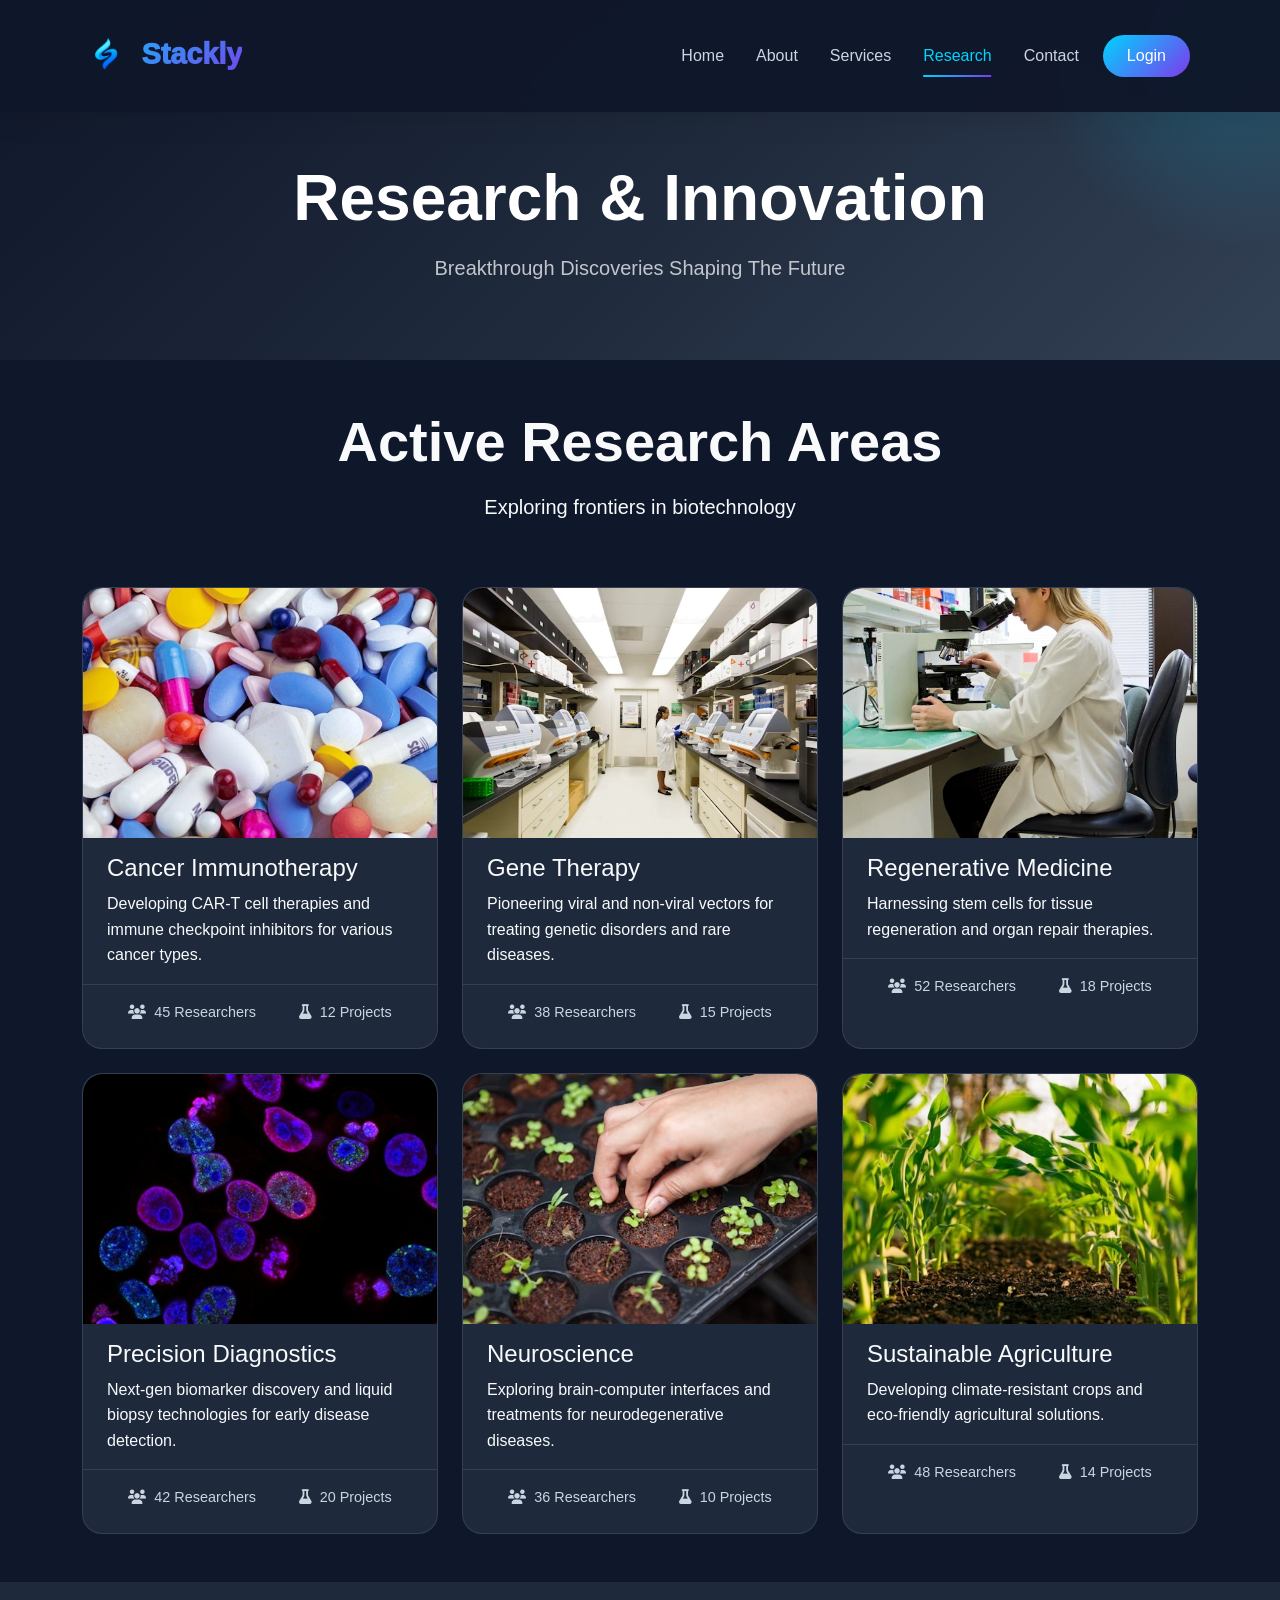
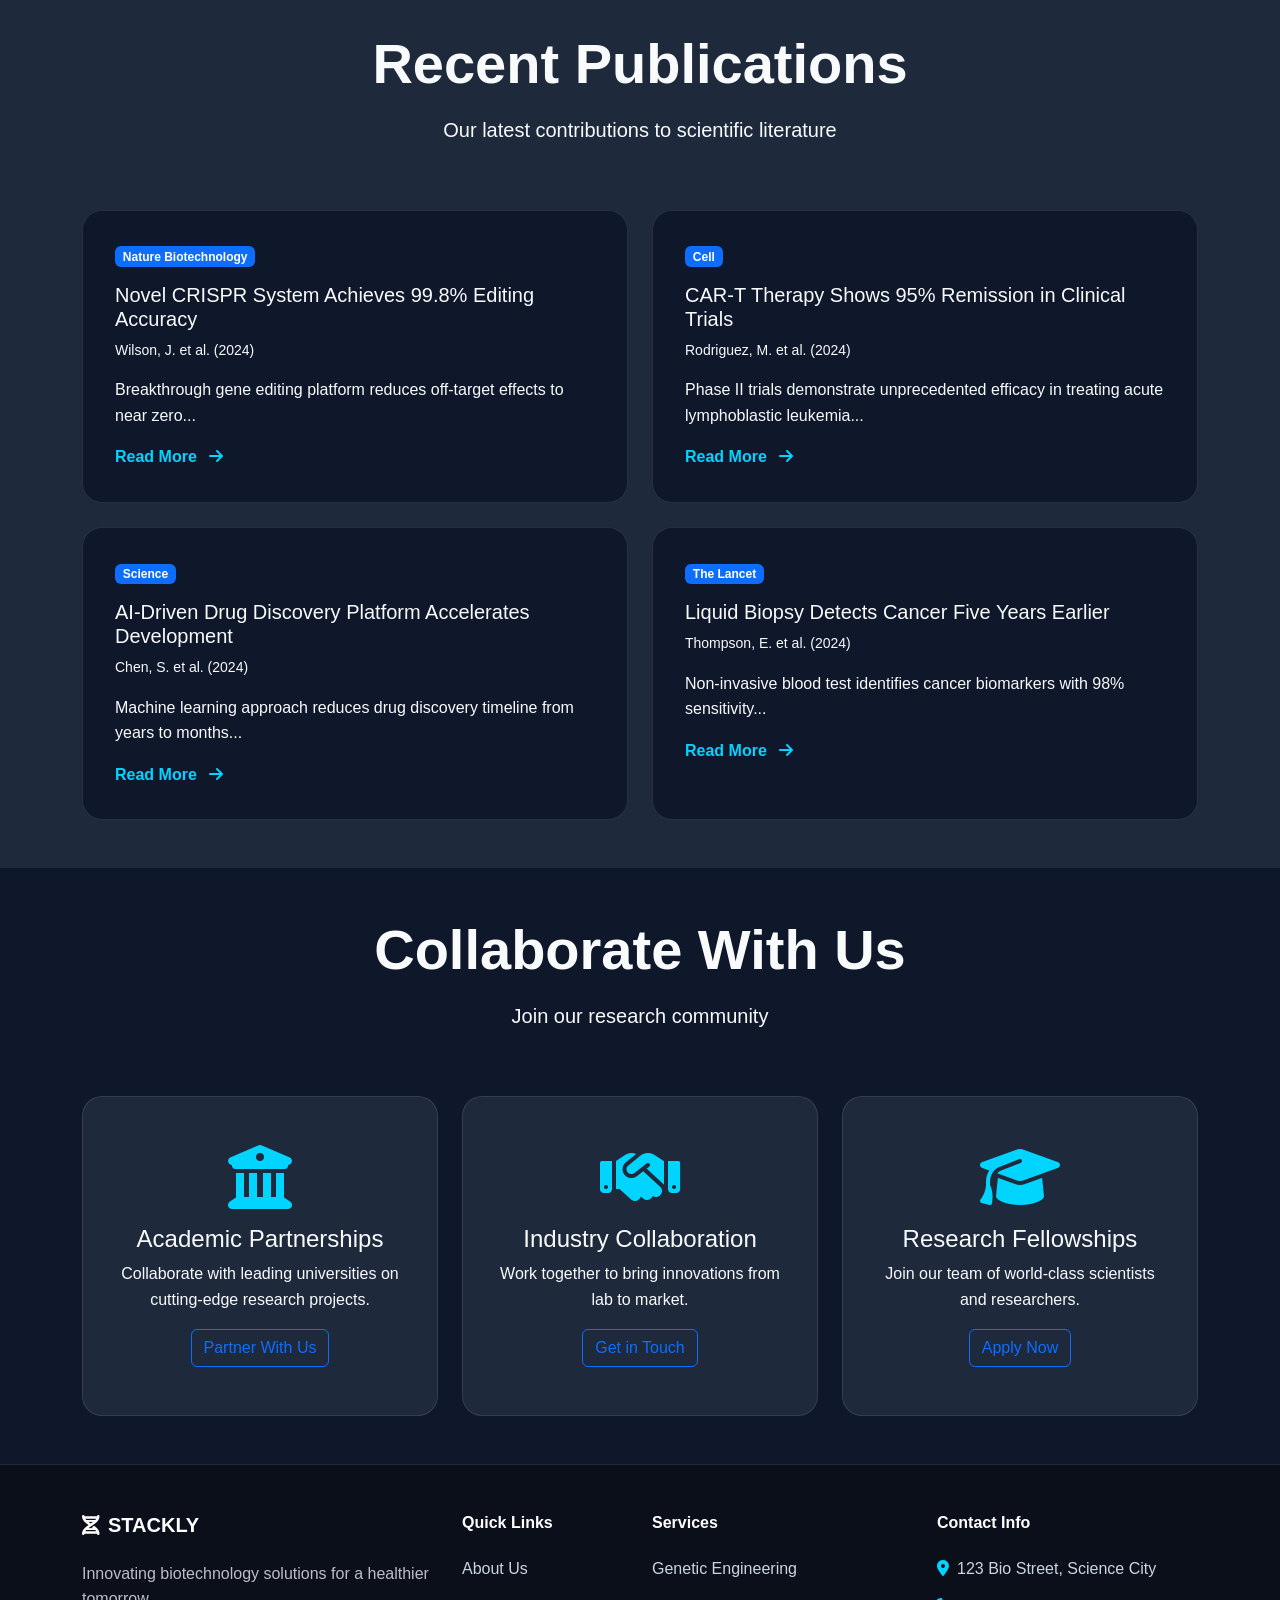
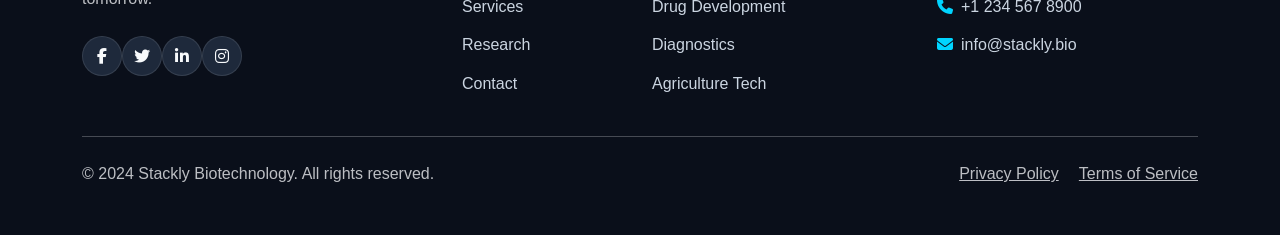
<file: pages/research.html>
<!DOCTYPE html>
<html lang="en">
<head>
    <meta charset="UTF-8">
    <meta name="viewport" content="width=device-width, initial-scale=1.0">
    <title>Stackly</title>
    <link href="https://cdn.jsdelivr.net/npm/bootstrap@5.3.0/dist/css/bootstrap.min.css" rel="stylesheet">
    <link rel="stylesheet" href="https://cdn.jsdelivr.net/npm/aos@2.3.4/dist/aos.css">
    <link rel="stylesheet" href="https://cdnjs.cloudflare.com/ajax/libs/animate.css/4.1.1/animate.min.css">
    <link rel="stylesheet" href="https://cdnjs.cloudflare.com/ajax/libs/font-awesome/6.4.0/css/all.min.css">
    <link rel="stylesheet" href="../css/style.css">
    <link rel="stylesheet" href="../css/pages.css">
</head>
<body>
    <nav class="navbar navbar-expand-lg navbar-dark fixed-top" data-aos="fade-down">
        <div class="container">
            <a class="navbar-brand" href="../index.html">
                <img src="../images/bio logo.png" alt="Stackly Logo" class="img-fluid">
                Stackly
            </a>
            <button class="navbar-toggler" type="button" data-bs-toggle="collapse" data-bs-target="#navbarNav">
                <span class="navbar-toggler-icon"></span>
            </button>
            <div class="collapse navbar-collapse" id="navbarNav">
                <ul class="navbar-nav ms-auto">
                    <li class="nav-item"><a class="nav-link" href="../index.html">Home</a></li>
                    <li class="nav-item"><a class="nav-link" href="about.html">About</a></li>
                    <li class="nav-item"><a class="nav-link" href="services.html">Services</a></li>
                    <li class="nav-item"><a class="nav-link active" href="research.html">Research</a></li>
                    <li class="nav-item"><a class="nav-link" href="contact.html">Contact</a></li>
                    <li class="nav-item"><a class="nav-link btn-login" href="login.html">Login</a></li>
                </ul>
            </div>
        </div>
    </nav>

    <section class="page-header">
        <div class="container">
            <div class="row">
                <div class="col-12 text-center" data-aos="fade-up">
                    <h1 class="display-3 fw-bold text-white mb-3">Research & Innovation</h1>
                    <p class="lead text-white-50">Breakthrough Discoveries Shaping The Future</p>
                </div>
            </div>
        </div>
    </section>

    <section class="py-5">
        <div class="container">
            <div class="row mb-5">
                <div class="col-12 text-center" data-aos="fade-up">
                    <h2 class="display-4 fw-bold mb-3">Active Research Areas</h2>
                    <p class="lead text-muted">Exploring frontiers in biotechnology</p>
                </div>
            </div>
            <div class="row g-4">
                <div class="col-lg-4 col-md-6" data-aos="fade-up" data-aos-delay="100">
                    <div class="research-area-card h-100">
                        <img src="../images/h5.webp" alt="Cancer Research" class="research-img mb-3">
                        <h4>Cancer Immunotherapy</h4>
                        <p class="text-muted">Developing CAR-T cell therapies and immune checkpoint inhibitors for various cancer types.</p>
                        <div class="research-meta">
                            <span><i class="fas fa-users me-2"></i>45 Researchers</span>
                            <span><i class="fas fa-flask me-2"></i>12 Projects</span>
                        </div>
                    </div>
                </div>

                <div class="col-lg-4 col-md-6" data-aos="fade-up" data-aos-delay="200">
                    <div class="research-area-card h-100">
                        <img src="../images/h2.webp" alt="Gene Therapy" class="research-img mb-3">
                        <h4>Gene Therapy</h4>
                        <p class="text-muted">Pioneering viral and non-viral vectors for treating genetic disorders and rare diseases.</p>
                        <div class="research-meta">
                            <span><i class="fas fa-users me-2"></i>38 Researchers</span>
                            <span><i class="fas fa-flask me-2"></i>15 Projects</span>
                        </div>
                    </div>
                </div>

                <div class="col-lg-4 col-md-6" data-aos="fade-up" data-aos-delay="300">
                    <div class="research-area-card h-100">
                        <img src="../images/h3.webp" alt="Stem Cells" class="research-img mb-3">
                        <h4>Regenerative Medicine</h4>
                        <p class="text-muted">Harnessing stem cells for tissue regeneration and organ repair therapies.</p>
                        <div class="research-meta">
                            <span><i class="fas fa-users me-2"></i>52 Researchers</span>
                            <span><i class="fas fa-flask me-2"></i>18 Projects</span>
                        </div>
                    </div>
                </div>

                <div class="col-lg-4 col-md-6" data-aos="fade-up" data-aos-delay="400">
                    <div class="research-area-card h-100">
                        <img src="../images/h4.webp" alt="Diagnostics" class="research-img mb-3">
                        <h4>Precision Diagnostics</h4>
                        <p class="text-muted">Next-gen biomarker discovery and liquid biopsy technologies for early disease detection.</p>
                        <div class="research-meta">
                            <span><i class="fas fa-users me-2"></i>42 Researchers</span>
                            <span><i class="fas fa-flask me-2"></i>20 Projects</span>
                        </div>
                    </div>
                </div>

                <div class="col-lg-4 col-md-6" data-aos="fade-up" data-aos-delay="500">
                    <div class="research-area-card h-100">
                        <img src="../images/r1.webp" alt="Neuroscience" class="research-img mb-3">
                        <h4>Neuroscience</h4>
                        <p class="text-muted">Exploring brain-computer interfaces and treatments for neurodegenerative diseases.</p>
                        <div class="research-meta">
                            <span><i class="fas fa-users me-2"></i>36 Researchers</span>
                            <span><i class="fas fa-flask me-2"></i>10 Projects</span>
                        </div>
                    </div>
                </div>

                <div class="col-lg-4 col-md-6" data-aos="fade-up" data-aos-delay="600">
                    <div class="research-area-card h-100">
                        <img src="../images/r2.webp" alt="Agriculture" class="research-img mb-3">
                        <h4>Sustainable Agriculture</h4>
                        <p class="text-muted">Developing climate-resistant crops and eco-friendly agricultural solutions.</p>
                        <div class="research-meta">
                            <span><i class="fas fa-users me-2"></i>48 Researchers</span>
                            <span><i class="fas fa-flask me-2"></i>14 Projects</span>
                        </div>
                    </div>
                </div>
            </div>
        </div>
    </section>

    <section class="py-5 bg-section">
        <div class="container">
            <div class="row mb-5">
                <div class="col-12 text-center" data-aos="fade-up">
                    <h2 class="display-4 fw-bold mb-3">Recent Publications</h2>
                    <p class="lead text-muted">Our latest contributions to scientific literature</p>
                </div>
            </div>
            <div class="row g-4">
                <div class="col-lg-6" data-aos="fade-right" data-aos-delay="100">
                    <div class="publication-card">
                        <span class="badge bg-primary mb-3">Nature Biotechnology</span>
                        <h5>Novel CRISPR System Achieves 99.8% Editing Accuracy</h5>
                        <p class="text-muted small mb-3">Wilson, J. et al. (2024)</p>
                        <p class="text-muted">Breakthrough gene editing platform reduces off-target effects to near zero...</p>
                        <a href="404.html" class="publication-link">Read More <i class="fas fa-arrow-right ms-2"></i></a>
                    </div>
                </div>

                <div class="col-lg-6" data-aos="fade-left" data-aos-delay="200">
                    <div class="publication-card">
                        <span class="badge bg-primary mb-3">Cell</span>
                        <h5>CAR-T Therapy Shows 95% Remission in Clinical Trials</h5>
                        <p class="text-muted small mb-3">Rodriguez, M. et al. (2024)</p>
                        <p class="text-muted">Phase II trials demonstrate unprecedented efficacy in treating acute lymphoblastic leukemia...</p>
                        <a href="404.html" class="publication-link">Read More <i class="fas fa-arrow-right ms-2"></i></a>
                    </div>
                </div>

                <div class="col-lg-6" data-aos="fade-right" data-aos-delay="300">
                    <div class="publication-card">
                        <span class="badge bg-primary mb-3">Science</span>
                        <h5>AI-Driven Drug Discovery Platform Accelerates Development</h5>
                        <p class="text-muted small mb-3">Chen, S. et al. (2024)</p>
                        <p class="text-muted">Machine learning approach reduces drug discovery timeline from years to months...</p>
                        <a href="404.html" class="publication-link">Read More <i class="fas fa-arrow-right ms-2"></i></a>
                    </div>
                </div>

                <div class="col-lg-6" data-aos="fade-left" data-aos-delay="400">
                    <div class="publication-card">
                        <span class="badge bg-primary mb-3">The Lancet</span>
                        <h5>Liquid Biopsy Detects Cancer Five Years Earlier</h5>
                        <p class="text-muted small mb-3">Thompson, E. et al. (2024)</p>
                        <p class="text-muted">Non-invasive blood test identifies cancer biomarkers with 98% sensitivity...</p>
                        <a href="404.html" class="publication-link">Read More <i class="fas fa-arrow-right ms-2"></i></a>
                    </div>
                </div>
            </div>
        </div>
    </section>

    <section class="py-5">
        <div class="container">
            <div class="row mb-5">
                <div class="col-12 text-center" data-aos="fade-up">
                    <h2 class="display-4 fw-bold mb-3">Collaborate With Us</h2>
                    <p class="lead text-muted">Join our research community</p>
                </div>
            </div>
            <div class="row g-4">
                <div class="col-md-4" data-aos="zoom-in" data-aos-delay="100">
                    <div class="collaborate-card text-center h-100">
                        <i class="fas fa-university collab-icon mb-3"></i>
                        <h4>Academic Partnerships</h4>
                        <p class="text-muted">Collaborate with leading universities on cutting-edge research projects.</p>
                        <a href="404.html" class="btn btn-outline-primary">Partner With Us</a>
                    </div>
                </div>

                <div class="col-md-4" data-aos="zoom-in" data-aos-delay="200">
                    <div class="collaborate-card text-center h-100">
                        <i class="fas fa-handshake collab-icon mb-3"></i>
                        <h4>Industry Collaboration</h4>
                        <p class="text-muted">Work together to bring innovations from lab to market.</p>
                        <a href="404.html" class="btn btn-outline-primary">Get in Touch</a>
                    </div>
                </div>

                <div class="col-md-4" data-aos="zoom-in" data-aos-delay="300">
                    <div class="collaborate-card text-center h-100">
                        <i class="fas fa-graduation-cap collab-icon mb-3"></i>
                        <h4>Research Fellowships</h4>
                        <p class="text-muted">Join our team of world-class scientists and researchers.</p>
                        <a href="404.html" class="btn btn-outline-primary">Apply Now</a>
                    </div>
                </div>
            </div>
        </div>
    </section>

    <footer class="footer py-5">
        <div class="container">
            <div class="row g-4">
                <div class="col-lg-4 col-md-6">
                    <h5 class="text-white mb-4"><i class="fas fa-dna me-2"></i>STACKLY</h5>
                    <p class="text-white-50">Innovating biotechnology solutions for a healthier tomorrow.</p>
                    <div class="social-links mt-4">
                        <a href="404.html" class="social-icon"><i class="fab fa-facebook-f"></i></a>
                        <a href="404.html" class="social-icon"><i class="fab fa-twitter"></i></a>
                        <a href="404.html" class="social-icon"><i class="fab fa-linkedin-in"></i></a>
                        <a href="404.html" class="social-icon"><i class="fab fa-instagram"></i></a>
                    </div>
                </div>
                <div class="col-lg-2 col-md-6">
                    <h6 class="text-white mb-4">Quick Links</h6>
                    <ul class="footer-links">
                        <li><a href="about.html">About Us</a></li>
                        <li><a href="services.html">Services</a></li>
                        <li><a href="research.html">Research</a></li>
                        <li><a href="contact.html">Contact</a></li>
                    </ul>
                </div>
                <div class="col-lg-3 col-md-6">
                    <h6 class="text-white mb-4">Services</h6>
                    <ul class="footer-links">
                        <li><a href="services.html">Genetic Engineering</a></li>
                        <li><a href="services.html">Drug Development</a></li>
                        <li><a href="services.html">Diagnostics</a></li>
                        <li><a href="services.html">Agriculture Tech</a></li>
                    </ul>
                </div>
                <div class="col-lg-3 col-md-6">
                    <h6 class="text-white mb-4">Contact Info</h6>
                    <ul class="contact-info">
                        <li><i class="fas fa-map-marker-alt me-2"></i>123 Bio Street, Science City</li>
                        <li><i class="fas fa-phone me-2"></i>+1 234 567 8900</li>
                        <li><i class="fas fa-envelope me-2"></i>info@stackly.bio</li>
                    </ul>
                </div>
            </div>
            <hr class="my-4 bg-white opacity-25">
            <div class="row">
                <div class="col-md-6 text-center text-md-start">
                    <p class="text-white-50 mb-0">&copy; 2024 Stackly Biotechnology. All rights reserved.</p>
                </div>
                <div class="col-md-6 text-center text-md-end">
                    <a href="404.html" class="text-white-50 me-3">Privacy Policy</a>
                    <a href="404.html" class="text-white-50">Terms of Service</a>
                </div>
            </div>
        </div>
    </footer>

    <script src="https://code.jquery.com/jquery-3.7.0.min.js"></script>
    <script src="https://cdn.jsdelivr.net/npm/bootstrap@5.3.0/dist/js/bootstrap.bundle.min.js"></script>
    <script src="https://cdn.jsdelivr.net/npm/aos@2.3.4/dist/aos.js"></script>
    <script src="../js/main.js"></script>
</body>
</html>
</file>
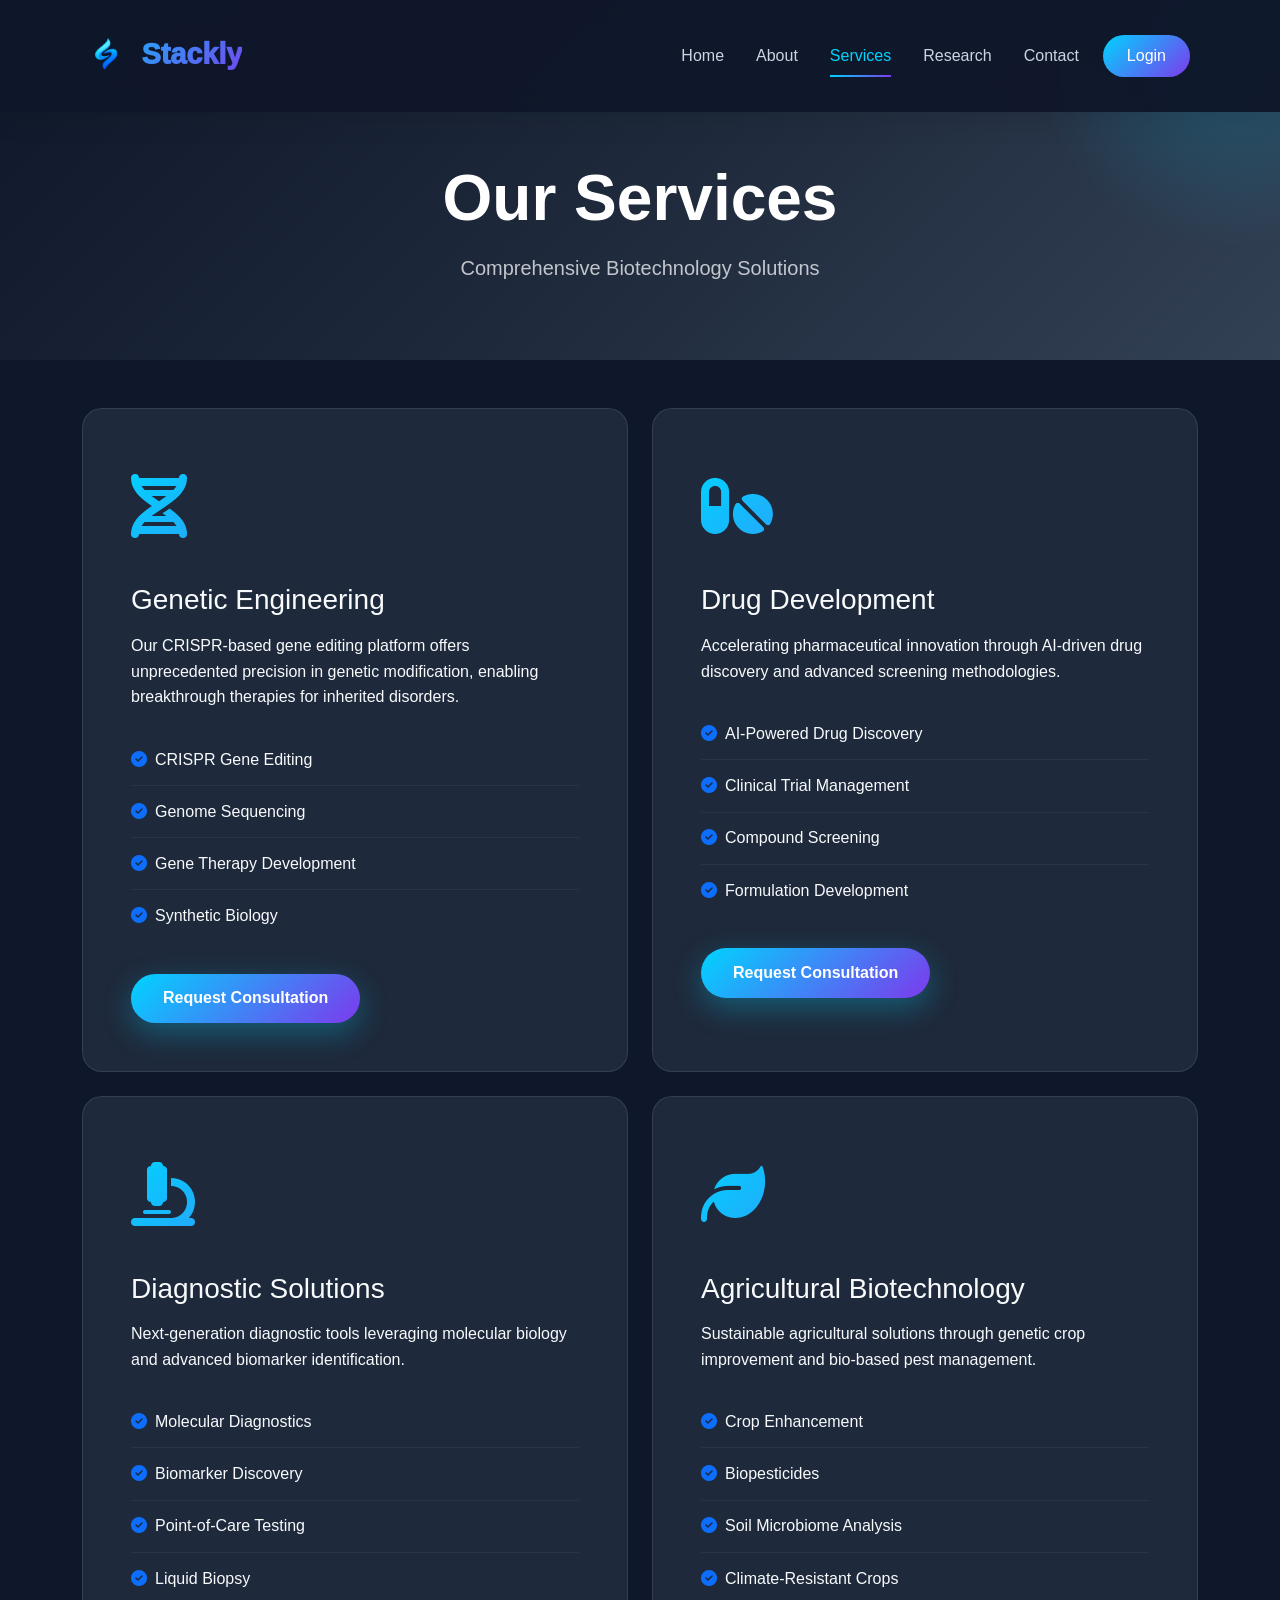
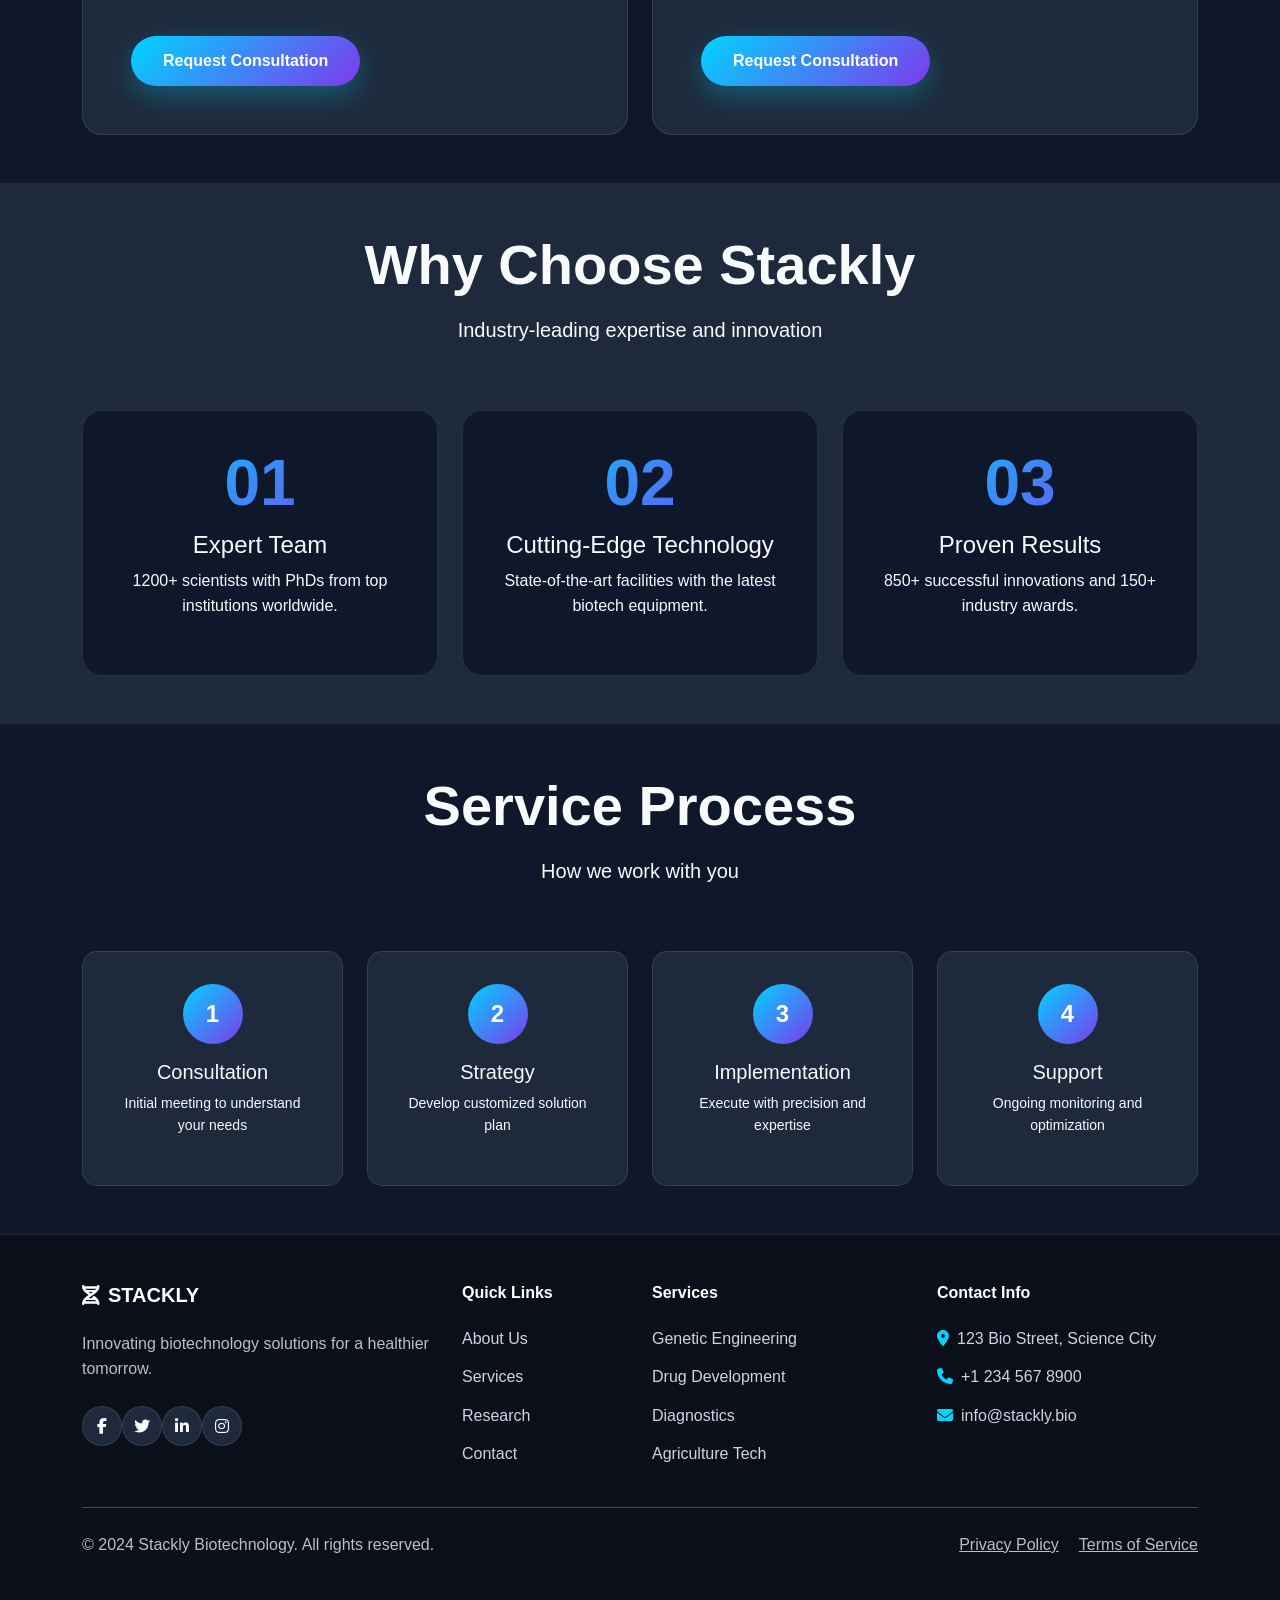
<file: pages/services.html>
<!DOCTYPE html>
<html lang="en">
<head>
    <meta charset="UTF-8">
    <meta name="viewport" content="width=device-width, initial-scale=1.0">
    <title>Stackly</title>
    <link href="https://cdn.jsdelivr.net/npm/bootstrap@5.3.0/dist/css/bootstrap.min.css" rel="stylesheet">
    <link rel="stylesheet" href="https://cdn.jsdelivr.net/npm/aos@2.3.4/dist/aos.css">
    <link rel="stylesheet" href="https://cdnjs.cloudflare.com/ajax/libs/animate.css/4.1.1/animate.min.css">
    <link rel="stylesheet" href="https://cdnjs.cloudflare.com/ajax/libs/font-awesome/6.4.0/css/all.min.css">
    <link rel="stylesheet" href="../css/style.css">
    <link rel="stylesheet" href="../css/pages.css">
</head>
<body>
    <nav class="navbar navbar-expand-lg navbar-dark fixed-top" data-aos="fade-down">
        <div class="container">
            <a class="navbar-brand" href="../index.html">
                <img src="../images/bio logo.png" alt="Stackly Logo" class="img-fluid">
                Stackly
            </a>
            <button class="navbar-toggler" type="button" data-bs-toggle="collapse" data-bs-target="#navbarNav">
                <span class="navbar-toggler-icon"></span>
            </button>
            <div class="collapse navbar-collapse" id="navbarNav">
                <ul class="navbar-nav ms-auto">
                    <li class="nav-item"><a class="nav-link" href="../index.html">Home</a></li>
                    <li class="nav-item"><a class="nav-link" href="about.html">About</a></li>
                    <li class="nav-item"><a class="nav-link active" href="services.html">Services</a></li>
                    <li class="nav-item"><a class="nav-link" href="research.html">Research</a></li>
                    <li class="nav-item"><a class="nav-link" href="contact.html">Contact</a></li>
                    <li class="nav-item"><a class="nav-link btn-login" href="login.html">Login</a></li>
                </ul>
            </div>
        </div>
    </nav>

    <section class="page-header">
        <div class="container">
            <div class="row">
                <div class="col-12 text-center" data-aos="fade-up">
                    <h1 class="display-3 fw-bold text-white mb-3">Our Services</h1>
                    <p class="lead text-white-50">Comprehensive Biotechnology Solutions</p>
                </div>
            </div>
        </div>
    </section>

    <section class="py-5">
        <div class="container">
            <div class="row g-4">
                <div class="col-lg-6" data-aos="fade-up" data-aos-delay="100">
                    <div class="service-detail-card h-100">
                        <div class="service-icon mb-4">
                            <i class="fas fa-dna"></i>
                        </div>
                        <h3 class="mb-3">Genetic Engineering</h3>
                        <p class="text-muted mb-4">Our CRISPR-based gene editing platform offers unprecedented precision in genetic modification, enabling breakthrough therapies for inherited disorders.</p>
                        <ul class="service-features">
                            <li><i class="fas fa-check-circle me-2 text-primary"></i>CRISPR Gene Editing</li>
                            <li><i class="fas fa-check-circle me-2 text-primary"></i>Genome Sequencing</li>
                            <li><i class="fas fa-check-circle me-2 text-primary"></i>Gene Therapy Development</li>
                            <li><i class="fas fa-check-circle me-2 text-primary"></i>Synthetic Biology</li>
                        </ul>
                        <a href="404.html" class="btn btn-primary mt-3">Request Consultation</a>
                    </div>
                </div>

                <div class="col-lg-6" data-aos="fade-up" data-aos-delay="200">
                    <div class="service-detail-card h-100">
                        <div class="service-icon mb-4">
                            <i class="fas fa-pills"></i>
                        </div>
                        <h3 class="mb-3">Drug Development</h3>
                        <p class="text-muted mb-4">Accelerating pharmaceutical innovation through AI-driven drug discovery and advanced screening methodologies.</p>
                        <ul class="service-features">
                            <li><i class="fas fa-check-circle me-2 text-primary"></i>AI-Powered Drug Discovery</li>
                            <li><i class="fas fa-check-circle me-2 text-primary"></i>Clinical Trial Management</li>
                            <li><i class="fas fa-check-circle me-2 text-primary"></i>Compound Screening</li>
                            <li><i class="fas fa-check-circle me-2 text-primary"></i>Formulation Development</li>
                        </ul>
                        <a href="contact.html" class="btn btn-primary mt-3">Request Consultation</a>
                    </div>
                </div>

                <div class="col-lg-6" data-aos="fade-up" data-aos-delay="300">
                    <div class="service-detail-card h-100">
                        <div class="service-icon mb-4">
                            <i class="fas fa-microscope"></i>
                        </div>
                        <h3 class="mb-3">Diagnostic Solutions</h3>
                        <p class="text-muted mb-4">Next-generation diagnostic tools leveraging molecular biology and advanced biomarker identification.</p>
                        <ul class="service-features">
                            <li><i class="fas fa-check-circle me-2 text-primary"></i>Molecular Diagnostics</li>
                            <li><i class="fas fa-check-circle me-2 text-primary"></i>Biomarker Discovery</li>
                            <li><i class="fas fa-check-circle me-2 text-primary"></i>Point-of-Care Testing</li>
                            <li><i class="fas fa-check-circle me-2 text-primary"></i>Liquid Biopsy</li>
                        </ul>
                        <a href="404.html" class="btn btn-primary mt-3">Request Consultation</a>
                    </div>
                </div>

                <div class="col-lg-6" data-aos="fade-up" data-aos-delay="400">
                    <div class="service-detail-card h-100">
                        <div class="service-icon mb-4">
                            <i class="fas fa-leaf"></i>
                        </div>
                        <h3 class="mb-3">Agricultural Biotechnology</h3>
                        <p class="text-muted mb-4">Sustainable agricultural solutions through genetic crop improvement and bio-based pest management.</p>
                        <ul class="service-features">
                            <li><i class="fas fa-check-circle me-2 text-primary"></i>Crop Enhancement</li>
                            <li><i class="fas fa-check-circle me-2 text-primary"></i>Biopesticides</li>
                            <li><i class="fas fa-check-circle me-2 text-primary"></i>Soil Microbiome Analysis</li>
                            <li><i class="fas fa-check-circle me-2 text-primary"></i>Climate-Resistant Crops</li>
                        </ul>
                        <a href="404.html" class="btn btn-primary mt-3">Request Consultation</a>
                    </div>
                </div>
            </div>
        </div>
    </section>

    <section class="py-5 bg-section">
        <div class="container">
            <div class="row mb-5">
                <div class="col-12 text-center" data-aos="fade-up">
                    <h2 class="display-4 fw-bold mb-3">Why Choose Stackly</h2>
                    <p class="lead text-muted">Industry-leading expertise and innovation</p>
                </div>
            </div>
            <div class="row g-4">
                <div class="col-md-4" data-aos="zoom-in" data-aos-delay="100">
                    <div class="advantage-card text-center">
                        <div class="advantage-number">01</div>
                        <h4>Expert Team</h4>
                        <p class="text-muted">1200+ scientists with PhDs from top institutions worldwide.</p>
                    </div>
                </div>
                <div class="col-md-4" data-aos="zoom-in" data-aos-delay="200">
                    <div class="advantage-card text-center">
                        <div class="advantage-number">02</div>
                        <h4>Cutting-Edge Technology</h4>
                        <p class="text-muted">State-of-the-art facilities with the latest biotech equipment.</p>
                    </div>
                </div>
                <div class="col-md-4" data-aos="zoom-in" data-aos-delay="300">
                    <div class="advantage-card text-center">
                        <div class="advantage-number">03</div>
                        <h4>Proven Results</h4>
                        <p class="text-muted">850+ successful innovations and 150+ industry awards.</p>
                    </div>
                </div>
            </div>
        </div>
    </section>

    <section class="py-5">
        <div class="container">
            <div class="row mb-5">
                <div class="col-12 text-center" data-aos="fade-up">
                    <h2 class="display-4 fw-bold mb-3">Service Process</h2>
                    <p class="lead text-muted">How we work with you</p>
                </div>
            </div>
            <div class="row g-4">
                <div class="col-md-3" data-aos="fade-up" data-aos-delay="100">
                    <div class="process-step text-center">
                        <div class="process-number">1</div>
                        <h5>Consultation</h5>
                        <p class="text-muted small">Initial meeting to understand your needs</p>
                    </div>
                </div>
                <div class="col-md-3" data-aos="fade-up" data-aos-delay="200">
                    <div class="process-step text-center">
                        <div class="process-number">2</div>
                        <h5>Strategy</h5>
                        <p class="text-muted small">Develop customized solution plan</p>
                    </div>
                </div>
                <div class="col-md-3" data-aos="fade-up" data-aos-delay="300">
                    <div class="process-step text-center">
                        <div class="process-number">3</div>
                        <h5>Implementation</h5>
                        <p class="text-muted small">Execute with precision and expertise</p>
                    </div>
                </div>
                <div class="col-md-3" data-aos="fade-up" data-aos-delay="400">
                    <div class="process-step text-center">
                        <div class="process-number">4</div>
                        <h5>Support</h5>
                        <p class="text-muted small">Ongoing monitoring and optimization</p>
                    </div>
                </div>
            </div>
        </div>
    </section>

    <footer class="footer py-5">
        <div class="container">
            <div class="row g-4">
                <div class="col-lg-4 col-md-6">
                    <h5 class="text-white mb-4"><i class="fas fa-dna me-2"></i>STACKLY</h5>
                    <p class="text-white-50">Innovating biotechnology solutions for a healthier tomorrow.</p>
                    <div class="social-links mt-4">
                        <a href="404.html" class="social-icon"><i class="fab fa-facebook-f"></i></a>
                        <a href="404.html" class="social-icon"><i class="fab fa-twitter"></i></a>
                        <a href="404.html" class="social-icon"><i class="fab fa-linkedin-in"></i></a>
                        <a href="404.html" class="social-icon"><i class="fab fa-instagram"></i></a>
                    </div>
                </div>
                <div class="col-lg-2 col-md-6">
                    <h6 class="text-white mb-4">Quick Links</h6>
                    <ul class="footer-links">
                        <li><a href="about.html">About Us</a></li>
                        <li><a href="services.html">Services</a></li>
                        <li><a href="research.html">Research</a></li>
                        <li><a href="contact.html">Contact</a></li>
                    </ul>
                </div>
                <div class="col-lg-3 col-md-6">
                    <h6 class="text-white mb-4">Services</h6>
                    <ul class="footer-links">
                        <li><a href="services.html">Genetic Engineering</a></li>
                        <li><a href="services.html">Drug Development</a></li>
                        <li><a href="services.html">Diagnostics</a></li>
                        <li><a href="services.html">Agriculture Tech</a></li>
                    </ul>
                </div>
                <div class="col-lg-3 col-md-6">
                    <h6 class="text-white mb-4">Contact Info</h6>
                    <ul class="contact-info">
                        <li><i class="fas fa-map-marker-alt me-2"></i>123 Bio Street, Science City</li>
                        <li><i class="fas fa-phone me-2"></i>+1 234 567 8900</li>
                        <li><i class="fas fa-envelope me-2"></i>info@stackly.bio</li>
                    </ul>
                </div>
            </div>
            <hr class="my-4 bg-white opacity-25">
            <div class="row">
                <div class="col-md-6 text-center text-md-start">
                    <p class="text-white-50 mb-0">&copy; 2024 Stackly Biotechnology. All rights reserved.</p>
                </div>
                <div class="col-md-6 text-center text-md-end">
                    <a href="404.html" class="text-white-50 me-3">Privacy Policy</a>
                    <a href="404.html" class="text-white-50">Terms of Service</a>
                </div>
            </div>
        </div>
    </footer>

    <script src="https://code.jquery.com/jquery-3.7.0.min.js"></script>
    <script src="https://cdn.jsdelivr.net/npm/bootstrap@5.3.0/dist/js/bootstrap.bundle.min.js"></script>
    <script src="https://cdn.jsdelivr.net/npm/aos@2.3.4/dist/aos.js"></script>
    <script src="../js/main.js"></script>
</body>
</html>
</file>
<file: css/style.css>
/* Reset and Global Styles */
* {
    margin: 0;
    padding: 0;
    box-sizing: border-box;
}

:root {
    --primary-color: #00d4ff;
    --secondary-color: #7c3aed;
    --accent-color: #10b981;
    --dark-bg: #0f172a;
    --card-bg: #1e293b;
    --text-primary: #f8fafc;
    --text-secondary: #cbd5e1;
    --gradient-1: linear-gradient(135deg, #667eea 0%, #764ba2 100%);
    --gradient-2: linear-gradient(135deg, #00d4ff 0%, #7c3aed 100%);
    --gradient-3: linear-gradient(135deg, #10b981 0%, #3b82f6 100%);
}
html,body{
    width:100%;
    overflow-x: auto;
}

body {
    font-family: 'Inter', -apple-system, BlinkMacSystemFont, 'Segoe UI', Roboto, sans-serif;
    background-color: var(--dark-bg);
    color: var(--text-primary);
    overflow-x: hidden;
    line-height: 1.6;
}

/* Navigation */
.navbar {
    background: rgba(15, 23, 42, 0.95);
    backdrop-filter: blur(10px);
    padding: 1rem 0;
    transition: all 0.3s ease;
    box-shadow: 0 4px 30px rgba(0, 0, 0, 0.1);
}

.navbar-brand {
    font-size: 1.8rem;
    font-weight: 1000;
    background: var(--gradient-2);
    -webkit-background-clip: text;
    -webkit-text-fill-color: transparent;
    background-clip: text;
}

.navbar-brand i {
    background: var(--gradient-2);
    background-clip: text;
    -webkit-text-fill-color: transparent;
    animation: rotate 3s linear infinite;
}

.navbar-brand img {
    max-height: 70px;
    width: auto;
    margin-right: 0.3rem;
}

@keyframes rotate {
    from { transform: rotate(0deg); }
    to { transform: rotate(360deg); }
}

.nav-link {
    color: var(--text-secondary) !important;
    font-weight: 500;
    margin: 0 0.5rem;
    transition: all 0.3s ease;
    position: relative;
}

.nav-link::after {
    content: '';
    position: absolute;
    width: 0;
    height: 2px;
    bottom: 0;
    left: 50%;
    background: var(--gradient-2);
    transition: all 0.3s ease;
    transform: translateX(-50%);
}

.nav-link:hover::after,
.nav-link.active::after {
    width: 80%;
}

.nav-link:hover,
.nav-link.active {
    color: var(--primary-color) !important;
}

.btn-login {
    background: var(--gradient-2);
    color: white !important;
    padding: 0.5rem 1.5rem !important;
    border-radius: 50px;
}

.btn-login::after {
    display: none !important;
}

/* Hero Section */
.hero-section {
    min-height: 100vh;
    background: linear-gradient(135deg, #0f172a 0%, #1e293b 50%, #334155 100%);
    position: relative;
    overflow: hidden;
    padding-top: 80px;
}

.hero-section::before {
    content: '';
    position: absolute;
    width: 500px;
    height: 500px;
    background: radial-gradient(circle, rgba(0, 212, 255, 0.3) 0%, transparent 70%);
    top: -200px;
    right: -200px;
    animation: pulse 4s ease-in-out infinite;
}

.hero-section::after {
    content: '';
    position: absolute;
    width: 400px;
    height: 400px;
    background: radial-gradient(circle, rgba(124, 58, 237, 0.3) 0%, transparent 70%);
    bottom: -150px;
    left: -150px;
    animation: pulse 5s ease-in-out infinite;
}

@keyframes pulse {
    0%, 100% { transform: scale(1); opacity: 0.5; }
    50% { transform: scale(1.2); opacity: 0.8; }
}

.text-gradient {
    background: var(--gradient-2);
    -webkit-background-clip: text;
    -webkit-text-fill-color: transparent;
    background-clip: text;
}

.hero-image-container {
    position: relative;
    animation: float 6s ease-in-out infinite;
}

@keyframes float {
    0%, 100% { transform: translateY(0px); }
    50% { transform: translateY(-20px); }
}

.hero-image-container img {
    border: 4px solid rgba(0, 212, 255, 0.3);
    box-shadow: 0 20px 60px rgba(0, 212, 255, 0.3);
}

.scroll-indicator {
    position: absolute;
    bottom: 30px;
    left: 50%;
    transform: translateX(-50%);
    color: var(--primary-color);
    font-size: 2rem;
    cursor: pointer;
}

.btn-primary {
    background: var(--gradient-2);
    border: none;
    padding: 0.8rem 2rem;
    border-radius: 50px;
    font-weight: 600;
    transition: all 0.3s ease;
    box-shadow: 0 10px 30px rgba(0, 212, 255, 0.3);
}

.btn-primary:hover {
    transform: translateY(-3px);
    box-shadow: 0 15px 40px rgba(0, 212, 255, 0.5);
}

.btn-outline-light {
    border: 2px solid white;
    border-radius: 50px;
    padding: 0.8rem 2rem;
    font-weight: 600;
    transition: all 0.3s ease;
}

.btn-outline-light:hover {
    background: white;
    color: var(--dark-bg);
    transform: translateY(-3px);
}

/* Stats Section */
.stats-section {
    background: var(--card-bg);
    position: relative;
    z-index: 10;
    margin-top: -50px;
}

.stat-card {
    background: var(--dark-bg);
    padding: 2rem;
    border-radius: 15px;
    transition: all 0.3s ease;
    border: 1px solid rgba(255, 255, 255, 0.1);
}

.stat-card:hover {
    transform: translateY(-10px);
    box-shadow: 0 20px 40px rgba(0, 212, 255, 0.2);
    border-color: var(--primary-color);
}

.stat-icon {
    font-size: 3rem;
    background: var(--gradient-2);
    -webkit-background-clip: text;
    -webkit-text-fill-color: transparent;
    background-clip: text;
}

.stat-card h3 {
    font-size: 2.5rem;
    font-weight: 700;
    color: var(--primary-color);
}

/* Features Section */
.features-section {
    padding: 5rem 0;
    background: var(--dark-bg);
}

.section-title {
    position: relative;
    display: inline-block;
}

.section-title::after {
    content: '';
    position: absolute;
    width: 100px;
    height: 4px;
    background: var(--gradient-2);
    bottom: -10px;
    left: 50%;
    transform: translateX(-50%);
    border-radius: 2px;
}

.feature-card {
    background: var(--card-bg);
    padding: 2.5rem;
    border-radius: 20px;
    transition: all 0.4s ease;
    border: 1px solid rgba(255, 255, 255, 0.1);
    position: relative;
    overflow: hidden;
}

.feature-card::before {
    content: '';
    position: absolute;
    top: 0;
    left: 0;
    width: 100%;
    height: 100%;
    background: var(--gradient-2);
    opacity: 0;
    transition: all 0.4s ease;
    z-index: 0;
}

.feature-card:hover::before {
    opacity: 0.1;
}

.feature-card:hover {
    transform: translateY(-10px) scale(1.02);
    box-shadow: 0 20px 60px rgba(0, 212, 255, 0.3);
    border-color: var(--primary-color);
}

.feature-icon {
    font-size: 3.5rem;
    background: var(--gradient-2);
    -webkit-background-clip: text;
    -webkit-text-fill-color: transparent;
    background-clip: text;
    position: relative;
    z-index: 1;
}

.feature-card h4 {
    color: var(--text-primary);
    font-weight: 700;
    margin-bottom: 1rem;
    position: relative;
    z-index: 1;
}

.feature-card p {
    position: relative;
    z-index: 1;
}

.feature-link {
    color: var(--primary-color);
    text-decoration: none;
    font-weight: 600;
    transition: all 0.3s ease;
    position: relative;
    z-index: 1;
}

.feature-link:hover {
    color: var(--secondary-color);
    padding-left: 10px;
}

/* Carousel Section */
.carousel-section {
    padding: 5rem 0;
    background: var(--card-bg);
}

.research-card {
    position: relative;
    border-radius: 20px;
    overflow: hidden;
    margin: 15px;
    cursor: pointer;
}

.research-card img {
    width: 100%;
    height: 400px;
    object-fit: cover;
    transition: all 0.5s ease;
}

.research-card:hover img {
    transform: scale(1.1);
}

.research-content {
    position: absolute;
    bottom: 0;
    left: 0;
    right: 0;
    background: linear-gradient(to top, rgba(0, 0, 0, 0.9) 0%, transparent 100%);
    padding: 2rem;
    color: white;
    transform: translateY(20px);
    opacity: 0;
    transition: all 0.4s ease;
}

.research-card:hover .research-content {
    transform: translateY(0);
    opacity: 1;
}

.research-content h4 {
    font-weight: 700;
    margin-bottom: 0.5rem;
}

/* Timeline Section */
.timeline-section {
    padding: 5rem 0;
    background: var(--dark-bg);
}

.timeline {
    position: relative;
    max-width: 1000px;
    margin: 0 auto;
    padding: 2rem 0;
}

.timeline::before {
    content: '';
    position: absolute;
    width: 4px;
    background: var(--gradient-2);
    top: 0;
    bottom: 0;
    left: 50%;
    transform: translateX(-50%);
}

.timeline-item {
    position: relative;
    width: 50%;
    padding: 1rem 2rem;
    margin-bottom: 2rem;
}

.timeline-item.left {
    left: 0;
    text-align: right;
}

.timeline-item.right {
    left: 50%;
}

.timeline-content {
    background: var(--card-bg);
    padding: 2rem;
    border-radius: 15px;
    position: relative;
    border: 1px solid rgba(255, 255, 255, 0.1);
    transition: all 0.3s ease;
}

.timeline-content:hover {
    transform: scale(1.05);
    box-shadow: 0 10px 30px rgba(0, 212, 255, 0.3);
}

.timeline-content h4 {
    color: var(--primary-color);
    font-weight: 700;
    margin-bottom: 0.5rem;
}

/* Testimonials Section */
.testimonials-section {
    padding: 5rem 0;
    background: var(--card-bg);
}

.testimonial-card {
    margin: 1rem;
}

.testimonial-content {
    background: var(--dark-bg);
    padding: 3rem;
    border-radius: 20px;
    border: 1px solid rgba(255, 255, 255, 0.1);
    transition: all 0.3s ease;
}

.testimonial-content:hover {
    border-color: var(--primary-color);
    box-shadow: 0 10px 40px rgba(0, 212, 255, 0.2);
}

.quote-icon {
    font-size: 3rem;
    color: var(--primary-color);
    opacity: 0.3;
    margin-bottom: 1rem;
}

.testimonial-content p {
    font-size: 1.1rem;
    font-style: italic;
    margin-bottom: 2rem;
    color: var(--text-secondary);
}

.testimonial-author h5 {
    color: var(--text-primary);
    font-weight: 700;
    margin-bottom: 0.3rem;
}

.testimonial-author span {
    color: var(--primary-color);
    font-size: 0.9rem;
}

/* CTA Section */
.cta-section {
    background: var(--gradient-2);
    padding: 5rem 0;
}

/* Footer */
.footer {
    background: #0a0f1a;
    border-top: 1px solid rgba(255, 255, 255, 0.1);
}

.footer h5, .footer h6 {
    color: var(--text-primary);
    font-weight: 700;
}

.footer-links {
    list-style: none;
    padding: 0;
}

.footer-links li {
    margin-bottom: 0.8rem;
}

.footer-links a {
    color: var(--text-secondary);
    text-decoration: none;
    transition: all 0.3s ease;
}

.footer-links a:hover {
    color: var(--primary-color);
    padding-left: 10px;
}

.contact-info {
    list-style: none;
    padding: 0;
}

.contact-info li {
    color: var(--text-secondary);
    margin-bottom: 0.8rem;
}

.contact-info i {
    color: var(--primary-color);
}

.social-links {
    display: flex;
    
}

.social-icon {
    width: 40px;
    height: 40px;
    background: var(--card-bg);
    color: var(--text-primary);
    display: flex;
    align-items: center;
    justify-content: center;
    border-radius: 50%;
    text-decoration: none;
    transition: all 0.3s ease;
    border: 1px solid rgba(255, 255, 255, 0.1);
}

.social-icon:hover {
    background: var(--gradient-2);
    transform: translateY(-5px);
    box-shadow: 0 10px 20px rgba(0, 212, 255, 0.3);
}

/* Responsive Design */
@media (max-width: 991px) {
    .navbar {
        padding: 0.75rem 0;
    }

    .navbar-brand img {
        max-height: 55px;
    }

    .navbar-nav {
        background: var(--card-bg);
        padding: 1rem;
        border-radius: 10px;
        margin-top: 1rem;
    }
    
    .nav-link {
        margin: 0.35rem 0;
    }
    
    .timeline::before {
        left: 30px;
    }
    
    .timeline-item {
        width: 100%;
        padding-left: 70px;
        text-align: left !important;
    }
    
    .timeline-item.left,
    .timeline-item.right {
        left: 0;
    }
}

@media (max-width: 768px) {
    .hero-section {
        min-height: auto;
        padding: 120px 0 50px;
    }
    
    .navbar-nav {
        padding: 0.75rem;
    }
    
    h1.display-3 {
        font-size: 2.5rem !important;
    }
    
    .section-title {
        font-size: 2rem !important;
    }
    
    .stat-card {
        margin-bottom: 1rem;
    }
    
    .feature-card {
        margin-bottom: 1.5rem;
    }
    
    .research-card img {
        height: 300px;
    }
}

@media (max-width: 576px) {
    .navbar {
        padding: 0.65rem 0;
    }

    .navbar-brand img {
        max-height: 48px;
    }

    .hero-section {
        padding-top: 110px;
    }

    h1.display-3 {
        font-size: 2rem !important;
    }
    
    .section-title {
        font-size: 1.8rem !important;
    }
    
    .btn-lg {
        padding: 0.6rem 1.5rem !important;
        font-size: 1rem !important;
    }
    
    .stat-icon {
        font-size: 2rem;
    }
    
    .stat-card h3 {
        font-size: 2rem;
    }
    
    .feature-icon {
        font-size: 2.5rem;
    }
    
    .testimonial-content {
        padding: 2rem;
    }
}

@media (max-width: 320px) {
    .container {
        padding: 0 15px;
    }
    
    h1.display-3 {
        font-size: 1.8rem !important;
    }
    
    .navbar-brand {
        font-size: 1.5rem;
    }
    
    .feature-card,
    .stat-card,
    .testimonial-content {
        padding: 1.5rem;
    }
}
</file>
<file: css/pages.css>
/* Pages Styles */

.page-header {
    min-height: 40vh;
    background: linear-gradient(135deg, #0f172a 0%, #1e293b 50%, #334155 100%);
    display: flex;
    align-items: center;
    justify-content: center;
    padding-top: 100px;
    position: relative;
    overflow: hidden;
}

.page-header::before {
    content: '';
    position: absolute;
    width: 400px;
    height: 400px;
    background: radial-gradient(circle, rgba(0, 212, 255, 0.2) 0%, transparent 70%);
    top: -150px;
    right: -150px;
}

.bg-section {
    background: var(--card-bg);
}

/* Paragraph visibility on pages */
p {
    color: var(--text-secondary);
}

.text-muted {
    color: var(--text-primary) !important;
}

.text-white-50 {
    color: rgba(248, 250, 252, 0.75) !important;
}

/* About Page */
.value-card {
    background: var(--dark-bg);
    padding: 2.5rem;
    border-radius: 20px;
    border: 1px solid rgba(255, 255, 255, 0.1);
    transition: all 0.3s ease;
}

.value-card:hover {
    transform: translateY(-10px);
    border-color: var(--primary-color);
    box-shadow: 0 15px 40px rgba(0, 212, 255, 0.2);
}

.value-icon {
    font-size: 3rem;
    background: var(--gradient-2);
    -webkit-background-clip: text;
    -webkit-text-fill-color: transparent;
    background-clip: text;
}

.team-card {
    background: var(--card-bg);
    padding: 2rem;
    border-radius: 20px;
    border: 1px solid rgba(255, 255, 255, 0.1);
    transition: all 0.3s ease;
}

.team-card:hover {
    transform: translateY(-10px);
    box-shadow: 0 15px 40px rgba(0, 212, 255, 0.2);
}

.team-img {
    width: 150px;
    height: 150px;
    border-radius: 50%;
    object-fit: cover;
    border: 4px solid var(--primary-color);
    margin: 0 auto;
    display: block;
}

.location-card {
    background: var(--dark-bg);
    padding: 2rem;
    border-radius: 15px;
    border: 1px solid rgba(255, 255, 255, 0.1);
    transition: all 0.3s ease;
    text-align: center;
}

.location-card:hover {
    transform: scale(1.05);
    border-color: var(--primary-color);
}

.location-icon {
    font-size: 3rem;
    color: var(--primary-color);
    margin-bottom: 1rem;
}

/* Services Page */
.service-detail-card {
    background: var(--card-bg);
    padding: 3rem;
    border-radius: 20px;
    border: 1px solid rgba(255, 255, 255, 0.1);
    transition: all 0.3s ease;
}

.service-detail-card:hover {
    border-color: var(--primary-color);
    box-shadow: 0 20px 60px rgba(0, 212, 255, 0.2);
}

.service-icon {
    font-size: 4rem;
    background: var(--gradient-2);
    -webkit-background-clip: text;
    -webkit-text-fill-color: transparent;
    background-clip: text;
}

.service-features {
    list-style: none;
    padding: 0;
}

.service-features li {
    padding: 0.8rem 0;
    border-bottom: 1px solid rgba(255, 255, 255, 0.05);
}

.service-features li:last-child {
    border-bottom: none;
}

.advantage-card {
    background: var(--dark-bg);
    padding: 2.5rem;
    border-radius: 20px;
    border: 1px solid rgba(255, 255, 255, 0.1);
    transition: all 0.3s ease;
}

.advantage-card:hover {
    transform: translateY(-10px);
    border-color: var(--primary-color);
}

.advantage-number {
    font-size: 4rem;
    font-weight: 700;
    background: var(--gradient-2);
    -webkit-background-clip: text;
    -webkit-text-fill-color: transparent;
    background-clip: text;
    line-height: 1;
    margin-bottom: 1rem;
}

.process-step {
    background: var(--card-bg);
    padding: 2rem;
    border-radius: 15px;
    border: 1px solid rgba(255, 255, 255, 0.1);
    transition: all 0.3s ease;
}

.process-step:hover {
    transform: scale(1.05);
    border-color: var(--primary-color);
}

.process-number {
    width: 60px;
    height: 60px;
    background: var(--gradient-2);
    color: white;
    border-radius: 50%;
    display: flex;
    align-items: center;
    justify-content: center;
    font-size: 1.5rem;
    font-weight: 700;
    margin: 0 auto 1rem;
}

/* Research Page */
.research-area-card {
    background: var(--card-bg);
    border-radius: 20px;
    overflow: hidden;
    border: 1px solid rgba(255, 255, 255, 0.1);
    transition: all 0.3s ease;
    padding-bottom: 1.5rem;
}

.research-area-card:hover {
    transform: translateY(-10px);
    border-color: var(--primary-color);
    box-shadow: 0 20px 60px rgba(0, 212, 255, 0.2);
}

.research-img {
    width: 100%;
    height: 250px;
    object-fit: cover;
    border-radius: 20px 20px 0 0;
}

.research-area-card h4,
.research-area-card p {
    padding: 0 1.5rem;
}

.research-meta {
    display: flex;
    justify-content: space-around;
    padding: 1rem 1.5rem 0;
    border-top: 1px solid rgba(255, 255, 255, 0.1);
    margin-top: 1rem;
    color: var(--text-secondary);
    font-size: 0.9rem;
}

.publication-card {
    background: var(--dark-bg);
    padding: 2rem;
    border-radius: 20px;
    border: 1px solid rgba(255, 255, 255, 0.1);
    transition: all 0.3s ease;
    height: 100%;
}

.publication-card:hover {
    border-color: var(--primary-color);
    box-shadow: 0 10px 30px rgba(0, 212, 255, 0.2);
}

.publication-link {
    color: var(--primary-color);
    text-decoration: none;
    font-weight: 600;
    transition: all 0.3s ease;
}

.publication-link:hover {
    padding-left: 10px;
}

.collaborate-card {
    background: var(--card-bg);
    padding: 3rem 2rem;
    border-radius: 20px;
    border: 1px solid rgba(255, 255, 255, 0.1);
    transition: all 0.3s ease;
}

.collaborate-card:hover {
    transform: translateY(-10px);
    border-color: var(--primary-color);
}

.collab-icon {
    font-size: 4rem;
    color: var(--primary-color);
}

/* Contact Page */
.contact-info-card {
    background: var(--card-bg);
    padding: 2rem;
    border-radius: 20px;
    border: 1px solid rgba(255, 255, 255, 0.1);
}

.contact-icon {
    width: 50px;
    height: 50px;
    background: var(--gradient-2);
    color: white;
    border-radius: 10px;
    display: flex;
    align-items: center;
    justify-content: center;
    font-size: 1.3rem;
    flex-shrink: 0;
}

.contact-form-card {
    background: var(--card-bg);
    padding: 3rem;
    border-radius: 20px;
    border: 1px solid rgba(255, 255, 255, 0.1);
}

.form-control,
.form-select {
    background: var(--dark-bg);
    border: 1px solid rgba(255, 255, 255, 0.1);
    color: var(--text-primary);
    padding: 0.8rem 1rem;
    border-radius: 10px;
}

.form-control:focus,
.form-select:focus {
    background: var(--dark-bg);
    border-color: var(--primary-color);
    color: var(--text-primary);
    box-shadow: 0 0 0 0.2rem rgba(0, 212, 255, 0.25);
}

.form-label {
    color: var(--text-secondary);
    font-weight: 500;
    margin-bottom: 0.5rem;
}

.office-card {
    background: var(--dark-bg);
    padding: 2rem;
    border-radius: 15px;
    border: 1px solid rgba(255, 255, 255, 0.1);
    transition: all 0.3s ease;
}

.office-card:hover {
    transform: translateY(-10px);
    border-color: var(--primary-color);
}

.office-flag {
    font-size: 3rem;
    color: var(--primary-color);
}

/* Responsive */
@media (max-width: 768px) {
    .page-header {
        min-height: 30vh;
        padding-top: 80px;
    }

    .page-header h1 {
        font-size: 2.5rem !important;
    }

    .service-detail-card,
    .contact-form-card {
        padding: 2rem;
    }

    .value-card,
    .advantage-card,
    .collaborate-card {
        padding: 2rem;
        margin-bottom: 1.5rem;
    }

    .team-img {
        width: 120px;
        height: 120px;
    }

    .research-meta {
        flex-direction: column;
        gap: 0.5rem;
    }
}

@media (max-width: 576px) {
    .page-header h1 {
        font-size: 2rem !important;
    }

    .contact-form-card {
        padding: 1.5rem;
    }

    .advantage-number {
        font-size: 3rem;
    }

    .process-number {
        width: 50px;
        height: 50px;
        font-size: 1.2rem;
    }
}

@media (max-width: 320px) {
    .page-header h1 {
        font-size: 1.8rem !important;
    }

    .service-detail-card,
    .value-card,
    .team-card,
    .publication-card {
        padding: 1.5rem;
    }
}
</file>
<file: css/dashboard.css>
/* Dashboard Styles */

.dashboard-body {
    background: var(--dark-bg);
    font-family: 'Inter', -apple-system, BlinkMacSystemFont, 'Segoe UI', Roboto, sans-serif;
    overflow-x: hidden;
}

.dashboard-wrapper {
    display: flex;
    min-height: 100vh;
}

/* Sidebar */
.sidebar {
    width: 280px;
    background: var(--card-bg);
    border-right: 1px solid rgba(255, 255, 255, 0.1);
    display: flex;
    flex-direction: column;
    position: fixed;
    height: 100vh;
    overflow-y: auto;
    z-index: 1000;
    transition: all 0.3s ease;
}

.sidebar.collapsed {
    margin-left: -280px;
}

.sidebar-header {
    padding: 1.5rem;
    border-bottom: 1px solid rgba(255, 255, 255, 0.1);
    display: flex;
    align-items: center;
}

.sidebar .brand-logo {
    font-size: 1.5rem;
    font-weight: 700;
    background: var(--gradient-2);
    -webkit-background-clip: text;
    -webkit-text-fill-color: transparent;
    background-clip: text;
    text-decoration: none;
}

.sidebar .brand-logo img {
    max-height: 30px;
    width: auto;
    margin-right: 0.5rem;
}

.topbar .brand-logo {
    display: inline-flex;
    align-items: center;
    gap: 0.50rem;
    font-size: 1.4rem;
    font-weight: 700;
    color: var(--text-primary);
    text-decoration: none;
}

.topbar .brand-logo img {
    max-height: 48px;
    width: auto;
}

.sidebar-nav {
    flex: 1;
    padding: 1rem 0;
}

.nav-item {
    display: flex;
    align-items: center;
    padding: 0.9rem 1.5rem;
    color: var(--text-secondary);
    text-decoration: none;
    transition: all 0.3s ease;
    border-left: 3px solid transparent;
    margin: 0.2rem 0;
}

.nav-item:hover {
    background: rgba(0, 212, 255, 0.1);
    color: var(--primary-color);
    border-left-color: var(--primary-color);
}

.nav-item.active {
    background: rgba(0, 212, 255, 0.15);
    color: var(--primary-color);
    border-left-color: var(--primary-color);
    font-weight: 600;
}

.nav-item i {
    font-size: 1.1rem;
    width: 20px;
}

.sidebar-footer {
    padding: 1rem;
    border-top: 1px solid rgba(255, 255, 255, 0.1);
}

/* Main Content */
.main-content {
    flex: 1;
    margin-left: 280px;
    display: flex;
    flex-direction: column;
    transition: all 0.3s ease;
}

.main-content.expanded {
    margin-left: 0;
}

/* Topbar */
.topbar {
    background: var(--card-bg);
    border-bottom: 1px solid rgba(255, 255, 255, 0.1);
    padding: 1rem 1.5rem;
    display: flex;
    align-items: center;
    justify-content: space-between;
    gap: 1rem;
    position: sticky;
    top: 0;
    z-index: 999;
}

.topbar-left {
    display: flex;
    align-items: center;
    gap: 1rem;
}

.sidebar-toggle {
    display: none;
    background: none;
    border: none;
    color: var(--text-primary);
    font-size: 1.3rem;
    cursor: pointer;
    padding: 0.5rem;
    transition: all 0.3s ease;
    border-radius: 5px;
}

.topbar-actions {
    margin-left: auto;
    display: flex;
    align-items: center;
    gap: 1rem;
}

.sidebar-toggle:hover {
    background: rgba(0, 212, 255, 0.1);
    color: var(--primary-color);
}

.search-bar {
    flex: 1;
    max-width: 500px;
    position: relative;
}

.search-bar i {
    position: absolute;
    left: 15px;
    top: 50%;
    transform: translateY(-50%);
    color: var(--text-secondary);
}

.search-bar input {
    width: 100%;
    padding: 0.6rem 1rem 0.6rem 45px;
    background: var(--dark-bg);
    border: 1px solid rgba(255, 255, 255, 0.1);
    border-radius: 50px;
    color: var(--text-primary);
    transition: all 0.3s ease;
}

.search-bar input:focus {
    outline: none;
    border-color: var(--primary-color);
    box-shadow: 0 0 0 3px rgba(0, 212, 255, 0.1);
}

.topbar-actions {
    display: flex;
    align-items: center;
    gap: 1rem;
}

.topbar-btn {
    background: none;
    border: none;
    color: var(--text-secondary);
    font-size: 1.2rem;
    cursor: pointer;
    padding: 0.5rem;
    border-radius: 50%;
    transition: all 0.3s ease;
    position: relative;
}

.topbar-btn:hover {
    background: rgba(0, 212, 255, 0.1);
    color: var(--primary-color);
}

.topbar-btn .badge {
    position: absolute;
    top: 0;
    right: 0;
    background: #ef4444;
    color: white;
    font-size: 0.65rem;
    padding: 0.2rem 0.4rem;
    border-radius: 10px;
    min-width: 18px;
}

.user-profile {
    display: flex;
    align-items: center;
    gap: 0.8rem;
    padding: 0.4rem 0.8rem;
    border-radius: 50px;
    background: var(--dark-bg);
    border: 1px solid rgba(255, 255, 255, 0.1);
    cursor: pointer;
    transition: all 0.3s ease;
}

.user-profile:hover {
    border-color: var(--primary-color);
}

.user-profile img {
    width: 40px;
    height: 40px;
    border-radius: 50%;
    object-fit: cover;
}

.user-info {
    display: flex;
    flex-direction: column;
    line-height: 1.2;
}

.user-name {
    font-weight: 600;
    color: var(--text-primary);
    font-size: 0.9rem;
}

.user-role {
    font-size: 0.75rem;
    color: var(--text-secondary);
}

/* Content Area */
.content-area {
    flex: 1;
    padding: 2rem;
    overflow-y: auto;
}

.content-section {
    display: none;
}

.content-section.active {
    display: block;
}

.section-header {
    display: flex;
    justify-content: space-between;
    align-items: center;
    flex-wrap: wrap;
    gap: 1rem;
}

.section-title {
    font-size: 2rem;
    font-weight: 700;
    color: var(--text-primary);
}

/* Stat Cards */
.stat-card {
    background: var(--card-bg);
    border-radius: 15px;
    padding: 1.5rem;
    border: 1px solid rgba(255, 255, 255, 0.1);
    display: flex;
    align-items: center;
    gap: 1.5rem;
    transition: all 0.3s ease;
}

.stat-card:hover {
    transform: translateY(-5px);
    box-shadow: 0 10px 30px rgba(0, 0, 0, 0.3);
    border-color: rgba(255, 255, 255, 0.2);
}

.stat-icon {
    width: 60px;
    height: 60px;
    border-radius: 12px;
    display: flex;
    align-items: center;
    justify-content: center;
    font-size: 1.8rem;
    color: white;
    flex-shrink: 0;
}

.stat-icon.bg-primary { background: var(--gradient-2); }
.stat-icon.bg-success { background: linear-gradient(135deg, #10b981 0%, #059669 100%); }
.stat-icon.bg-warning { background: linear-gradient(135deg, #f59e0b 0%, #d97706 100%); }
.stat-icon.bg-info { background: linear-gradient(135deg, #06b6d4 0%, #0891b2 100%); }

.stat-details {
    flex: 1;
}

.stat-value {
    font-size: 2rem;
    font-weight: 700;
    color: var(--text-primary);
    margin-bottom: 0.3rem;
}

.stat-label {
    color: var(--text-secondary);
    font-size: 0.9rem;
    margin-bottom: 0.5rem;
}

.stat-change {
    font-size: 0.85rem;
    display: inline-flex;
    align-items: center;
}

.stat-change.positive { color: #10b981; }
.stat-change.negative { color: #ef4444; }
.stat-change.neutral { color: var(--text-secondary); }

/* Dashboard Card */
.dashboard-card {
    background: var(--card-bg);
    border-radius: 15px;
    border: 1px solid rgba(255, 255, 255, 0.1);
    overflow: hidden;
}

.dashboard-card .card-header {
    padding: 1.5rem;
    border-bottom: 1px solid rgba(255, 255, 255, 0.1);
    display: flex;
    justify-content: space-between;
    align-items: center;
}

.dashboard-card .card-title {
    font-weight: 700;
    color: var(--text-primary);
    margin: 0;
}

.dashboard-card .card-body {
    padding: 1.5rem;
}

.table-responsive {
    overflow-x: auto;
    -webkit-overflow-scrolling: touch;
}

.table-responsive table {
    min-width: 700px;
}

.table-responsive table th,
.table-responsive table td {
    white-space: nowrap;
}

@media (max-width: 576px) {
    .table-responsive table {
        min-width: 600px;
    }
}

@media (max-width: 991px) {
    .dashboard-card .card-header,
    .dashboard-card .card-body {
        padding: 1rem;
    }

    .dashboard-card .card-body .d-flex.justify-content-between {
        flex-wrap: wrap;
        gap: 0.75rem;
    }

    .dashboard-card .card-body .btn-sm {
        min-width: 0;
    }

    .progress {
        min-width: 0;
    }
}

/* Activity Items */
.activity-item {
    display: flex;
    gap: 1rem;
    padding: 1rem 0;
    border-bottom: 1px solid rgba(255, 255, 255, 0.05);
}

.activity-item:last-child {
    border-bottom: none;
}

.activity-icon {
    width: 45px;
    height: 45px;
    border-radius: 10px;
    display: flex;
    align-items: center;
    justify-content: center;
    flex-shrink: 0;
    color: white;
}

.activity-content h6 {
    color: var(--text-primary);
    font-weight: 600;
    margin-bottom: 0.3rem;
}

.activity-time {
    font-size: 0.8rem;
    color: var(--text-secondary);
    display: block;
    margin-top: 0.3rem;
}

/* Project Items */
.project-item {
    padding: 1.2rem;
    border: 1px solid rgba(255, 255, 255, 0.05);
    border-radius: 10px;
    transition: all 0.3s ease;
}

.project-item:hover {
    background: rgba(0, 212, 255, 0.05);
    border-color: rgba(0, 212, 255, 0.2);
}

/* Tables */
.table {
    color: var(--text-primary);
    margin-bottom: 0;
}

.table thead th {
    border-bottom: 2px solid rgba(255, 255, 255, 0.1);
    color: var(--text-secondary);
    font-weight: 600;
    text-transform: uppercase;
    font-size: 0.85rem;
    padding: 1rem;
}

.table tbody td {
    border-bottom: 1px solid rgba(255, 255, 255, 0.05);
    padding: 1rem;
    vertical-align: middle;
}

.table-hover tbody tr:hover {
    background: rgba(0, 212, 255, 0.05);
}

/* Progress bars */
.progress {
    background: rgba(255, 255, 255, 0.05);
    border-radius: 10px;
    overflow: hidden;
}

.progress-bar {
    border-radius: 10px;
}

/* Task Items */
.task-item {
    padding: 0.8rem 0;
    border-bottom: 1px solid rgba(255, 255, 255, 0.05);
}

.task-item:last-child {
    border-bottom: none;
}

.form-check-input {
    background-color: var(--dark-bg);
    border-color: rgba(255, 255, 255, 0.2);
    cursor: pointer;
}

.form-check-input:checked {
    background-color: var(--primary-color);
    border-color: var(--primary-color);
}

/* File Items */
.file-item {
    padding: 1rem;
    border: 1px solid rgba(255, 255, 255, 0.05);
    border-radius: 10px;
    transition: all 0.3s ease;
}

.file-item:hover {
    background: rgba(0, 212, 255, 0.05);
    border-color: rgba(0, 212, 255, 0.2);
}

.file-icon {
    width: 50px;
    height: 50px;
    border-radius: 10px;
    display: flex;
    align-items: center;
    justify-content: center;
    font-size: 1.5rem;
    color: white;
}

/* Team Members */
.team-member {
    padding: 0.8rem 0;
    border-bottom: 1px solid rgba(255, 255, 255, 0.05);
}

.team-member:last-child {
    border-bottom: none;
}

/* Report Items */
.report-item {
    padding: 1rem;
    border: 1px solid rgba(255, 255, 255, 0.05);
    border-radius: 10px;
    transition: all 0.3s ease;
}

.report-item:hover {
    background: rgba(0, 212, 255, 0.05);
    border-color: rgba(0, 212, 255, 0.2);
}

/* Chart Placeholder */
.chart-placeholder {
    padding: 3rem;
    text-align: center;
    color: var(--text-secondary);
}

.chart-container {
    padding: 1rem 0;
}

.pie-chart {
    width: 220px;
    height: 220px;
    margin: 0 auto;
    border-radius: 50%;
    background: conic-gradient(
        var(--bs-primary) 0% 40%,
        var(--bs-success) 40% 65%,
        var(--bs-warning) 65% 85%,
        var(--bs-secondary) 85% 100%
    );
    position: relative;
}

.pie-chart::after {
    content: '';
    position: absolute;
    inset: 25px;
    border-radius: 50%;
    background: var(--dark-bg);
}

.chart-legend {
    display: flex;
    flex-wrap: wrap;
    justify-content: center;
    gap: 1rem;
    color: var(--text-secondary);
}

.legend-item {
    display: flex;
    align-items: center;
    gap: 0.5rem;
    font-size: 0.9rem;
}

.legend-dot {
    width: 12px;
    height: 12px;
    border-radius: 50%;
    display: inline-block;
}

.bar-chart {
    display: flex;
    align-items: flex-end;
    justify-content: space-between;
    gap: 1rem;
    margin-top: 1rem;
}

.bar {
    width: 100%;
    max-width: 70px;
    display: flex;
    flex-direction: column;
    align-items: center;
}

.bar-inner {
    width: 100%;
    min-height: 150px;
    background: rgba(248, 250, 252, 0.08);
    border-radius: 14px 14px 0 0;
    position: relative;
    overflow: hidden;
}

.bar-fill {
    position: absolute;
    bottom: 0;
    left: 0;
    width: 100%;
    border-radius: 14px 14px 0 0;
}

.bar-label {
    margin-top: 0.75rem;
    font-size: 0.9rem;
    color: var(--text-secondary);
}

/* Responsive Design */
@media (max-width: 1199px) {
    .sidebar {
        width: 260px;
    }

    .main-content {
        margin-left: 260px;
    }
}

@media (max-width: 991px) {
    .sidebar {
        margin-left: -280px;
    }

    .sidebar.show {
        margin-left: 0;
    }

    .main-content {
        margin-left: 0;
    }

    .sidebar-toggle {
        display: inline-flex;
    }

    .topbar-actions {
        margin-left: 0;
    }

    .user-info {
        display: none;
    }

    .search-bar {
        max-width: 300px;
    }

    .stat-card {
        margin-bottom: 1rem;
    }
}

@media (max-width: 768px) {
    .topbar {
        padding: 1rem;
    }

    .search-bar {
        display: none;
    }

    .content-area {
        padding: 1.5rem;
    }

    .section-title {
        font-size: 1.5rem;
    }

    .section-header {
        flex-direction: column;
        align-items: flex-start;
    }

    .topbar .brand-logo img {
        max-height: 45px;
    }

    .topbar-left {
        gap: 0.5rem;
    }
}

    .stat-card {
        padding: 1rem;
    }

    .stat-icon {
        width: 50px;
        height: 50px;
        font-size: 1.5rem;
    }

    .stat-value {
        font-size: 1.5rem;
    }

    .dashboard-card .card-header,
    .dashboard-card .card-body {
        padding: 1rem;
    }

    .table {
        font-size: 0.9rem;
    }

    .table thead th,
    .table tbody td {
        padding: 0.75rem 0.5rem;
    }
}

@media (max-width: 576px) {
    .content-area {
        padding: 1rem;
    }

    .section-title {
        font-size: 1.3rem;
    }

    .stat-card {
        flex-direction: column;
        text-align: center;
    }

    .topbar-actions {
        gap: 0.5rem;
    }

    .user-profile img {
        width: 35px;
        height: 35px;
    }

    .activity-item {
        flex-direction: column;
    }

    .project-item .d-flex {
        flex-direction: column;
        gap: 1rem;
    }

    .file-item .d-flex {
        
        align-items: flex-start !important;
        gap: 1rem;
    }
}

@media (max-width: 320px) {
   

    .content-area {
        padding: 0.8rem;
    }

    .section-title {
        font-size: 1.2rem;
    }

    .dashboard-card .card-header,
    .dashboard-card .card-body {
        padding: 0.8rem;
    }

    .stat-icon {
        width: 45px;
        height: 45px;
    }

    .btn-sm {
        padding: 0.3rem 0.6rem;
        font-size: 0.8rem;
    }
}
</file>
<file: css/auth.css>
/* Authentication Pages Styles */

.auth-body {
    background: linear-gradient(135deg, #0f172a 0%, #1e293b 50%, #334155 100%);
    min-height: 100vh;
    position: relative;
    overflow-x: hidden;
}

.auth-body::before {
    content: '';
    position: absolute;
    width: 600px;
    height: 600px;
    background: radial-gradient(circle, rgba(0, 212, 255, 0.15) 0%, transparent 70%);
    top: -200px;
    right: -200px;
    animation: pulse 4s ease-in-out infinite;
}

.auth-body::after {
    content: '';
    position: absolute;
    width: 500px;
    height: 500px;
    background: radial-gradient(circle, rgba(124, 58, 237, 0.15) 0%, transparent 70%);
    bottom: -150px;
    left: -150px;
    animation: pulse 5s ease-in-out infinite;
}

.auth-container {
    position: relative;
    z-index: 10;
}

.auth-card {
    background: var(--card-bg);
    border-radius: 30px;
    overflow: hidden;
    box-shadow: 0 20px 60px rgba(0, 0, 0, 0.5);
    border: 1px solid rgba(255, 255, 255, 0.1);
}

.auth-left {
    background: var(--gradient-2);
    padding: 3rem;
    display: flex;
    align-items: center;
    position: relative;
    overflow: hidden;
}

.auth-left::before {
    content: '';
    position: absolute;
    width: 300px;
    height: 300px;
    background: rgba(255, 255, 255, 0.1);
    border-radius: 50%;
    top: -100px;
    right: -100px;
}

.auth-left-content {
    position: relative;
    z-index: 10;
}

.brand-logo {
    font-size: 2rem;
    font-weight: 700;
    color: white;
    text-decoration: none;
    transition: all 0.3s ease;
}

.brand-logo:hover {
    transform: scale(1.05);
}

.brand-logo i {
    animation: rotate 3s linear infinite;
}

.brand-logo img {
    max-height: 40px;
    width: auto;
    margin-right: 0.5rem;
}

.feature-list {
    margin-top: 2rem;
}

.feature-item {
    color: white;
    display: flex;
    align-items: center;
    font-size: 1rem;
}

.feature-item i {
    color: rgba(255, 255, 255, 0.9);
    font-size: 1.2rem;
}

.auth-right {
    padding: 3rem;
    background: var(--card-bg);
}

.auth-form-container h3 {
    color: var(--text-primary);
    font-weight: 700;
}

.input-group {
    position: relative;
}

.input-icon {
    position: absolute;
    left: 15px;
    top: 50%;
    transform: translateY(-50%);
    color: var(--text-secondary);
    z-index: 10;
    pointer-events: none;
}

.input-group .form-control {
    padding-left: 45px;
    padding-right: 45px;
}

.password-toggle {
    position: absolute;
    right: 15px;
    top: 50%;
    transform: translateY(-50%);
    color: var(--text-secondary);
    cursor: pointer;
    z-index: 10;
    transition: all 0.3s ease;
}

.password-toggle:hover {
    color: var(--primary-color);
}

.form-check-input {
    background-color: var(--dark-bg);
    border-color: rgba(255, 255, 255, 0.2);
}

.form-check-input:checked {
    background-color: var(--primary-color);
    border-color: var(--primary-color);
}

.divider {
    position: relative;
    text-align: center;
}

.divider::before {
    content: '';
    position: absolute;
    top: 50%;
    left: 0;
    right: 0;
    height: 1px;
    background: rgba(255, 255, 255, 0.1);
}

.divider span {
    background: var(--card-bg);
    padding: 0 1rem;
    position: relative;
    color: var(--text-secondary);
    font-size: 0.9rem;
}

.social-login .btn {
    border: 1px solid rgba(255, 255, 255, 0.2);
    color: var(--text-primary);
    transition: all 0.3s ease;
}

.social-login .btn:hover {
    border-color: var(--primary-color);
    background: rgba(0, 212, 255, 0.1);
    transform: translateY(-2px);
}

/* Responsive */
@media (max-width: 991px) {
    .auth-left {
        padding: 2rem;
        min-height: 300px;
    }

    .auth-left-content h2 {
        font-size: 2rem !important;
    }

    .auth-right {
        padding: 2rem;
    }
}

@media (max-width: 768px) {
    .auth-card {
        border-radius: 20px;
    }

    .auth-left {
        display: none;
    }

    .auth-right {
        padding: 2rem 1.5rem;
    }
}

@media (max-width: 576px) {
    .auth-right {
        padding: 1.5rem 1rem;
    }

    .auth-form-container h3 {
        font-size: 1.5rem;
    }

    .btn-primary,
    .btn-outline-light {
        padding: 0.7rem 1rem;
    }
}

@media (max-width: 320px) {
    .auth-container {
        padding: 0 10px;
    }

    .auth-right {
        padding: 1rem;
    }

    .input-group .form-control {
        padding-left: 40px;
        font-size: 0.9rem;
    }

    .input-icon {
        left: 12px;
        font-size: 0.9rem;
    }
}
</file>
